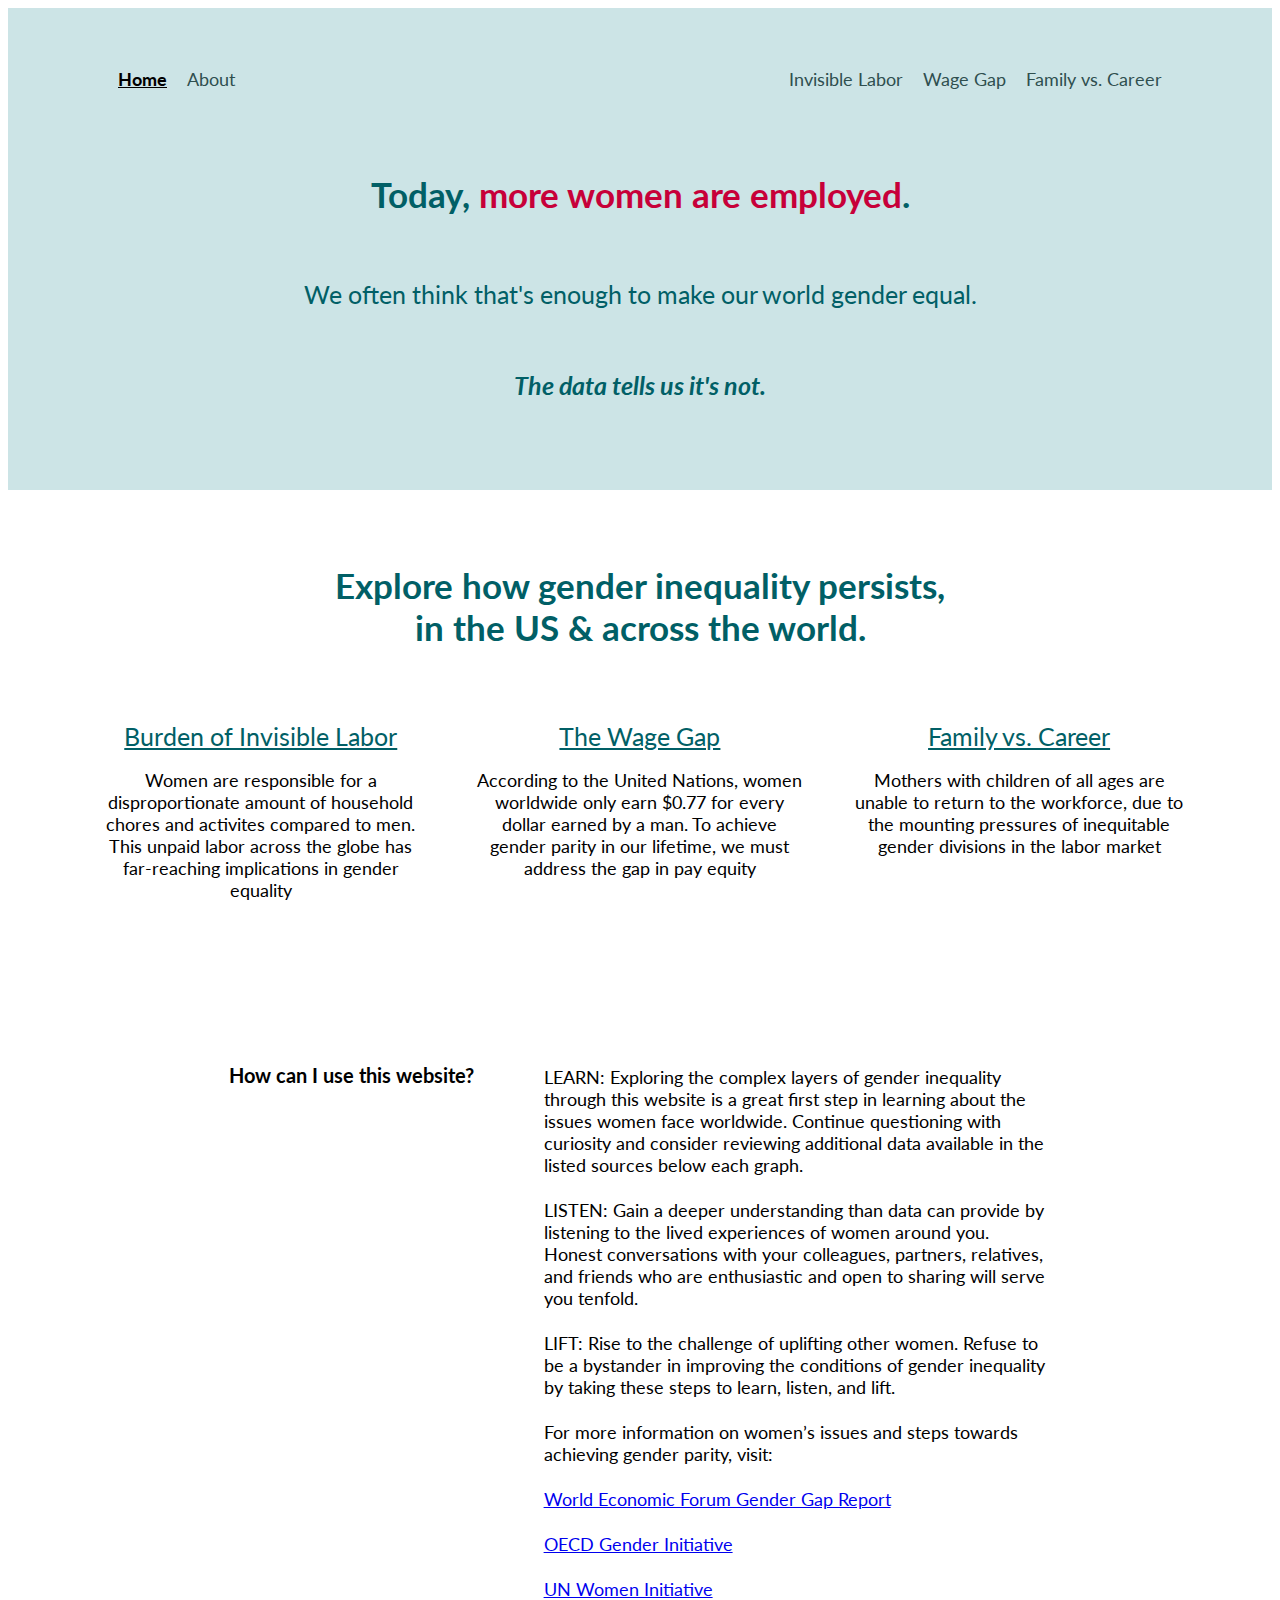
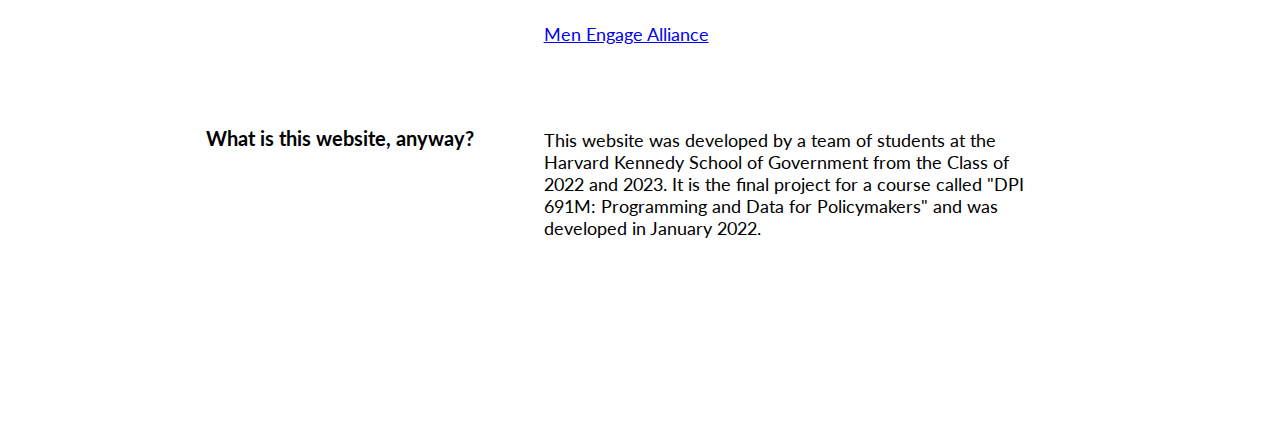
<file: index.html>
<!DOCTYPE html>
<html>
<head>
    <link href="styles/style.css" rel="stylesheet">
    <link href="https://fonts.googleapis.com/css2?family=Adamina&family=Lato:wght@400&display=swap" rel="stylesheet">
    <meta name="viewport" content="width=device-width, initial-scale=1">
    <title>Gender Equity for Policy</title>
</head>

<body>
    <div class="header-section">
        <div class="topnav">
            <div class="topnav-left">
                <a class="active" href="index.html">Home</a>
                <a href="about.html">About</a>
            </div>

            <div class="topnav-right">
                <a href="working-mothers.html">Family vs. Career</a>
                <a href="wage-gap.html">Wage Gap</a>
                <a href="unpaid-labor-burden.html">Invisible Labor</a>                
            </div>        
        </div>

        <div class = "header-text">
            <h1 class = "header-text1">Today, <span></span>.</h1>
            <h2 class = "header-text2">We often think that's enough to make our world gender equal.</h2>
            <h2 class = "header-text3">The data tells us it's not.</h2>
        </div>
    </div>

    <h1 id="topics-headline">Explore how gender inequality persists, <br>in the US & across the world.</h1>

    <div class="topics-section">
        <div class="topics-column">
            <a href="hh-distribution.html">Burden of Invisible Labor</a>
            <p>Women are responsible for a disproportionate amount of household chores and activites compared to men. This unpaid labor across the globe has far-reaching implications in gender equality</p>
        </div>
        <div class="topics-column">
            <a href="wage-gap.html">The Wage Gap</a>
            <p>According to the United Nations, women worldwide only earn $0.77 for every dollar earned by a man. To achieve gender parity in our lifetime, we must address the gap in pay equity</p>
        </div>
        <div class="topics-column">
            <a href="working-mothers.html">Family vs. Career</a>
            <p>Mothers with children of all ages are unable to return to the workforce, due to the mounting pressures of inequitable gender divisions in the labor market </p>
        </div>
    </div>

    <div class="how-section">
        <div class='how-column'>
            <h3>How can I use this website?</h3>
        </div>
        <div class='how-column'>
            <p>LEARN: Exploring the complex layers of gender inequality through this website is a great first step in learning about the issues women face worldwide. Continue questioning with curiosity and consider reviewing additional data available in the listed sources below each graph.</p> 

            <p>LISTEN: Gain a deeper understanding than data can provide by listening to the lived experiences of women around you. Honest conversations with your colleagues, partners, relatives, and friends who are enthusiastic and open to sharing will serve you tenfold.</p> 

            <p>LIFT: Rise to the challenge of uplifting other women. Refuse to be a bystander in improving the conditions of gender inequality by taking these steps to learn, listen, and lift.</p> 

            <p>For more information on women’s issues and steps towards achieving gender parity, visit:
                <p> <a href="https://www.weforum.org/reports/global-gender-gap-report-2021">World Economic Forum Gender Gap Report</a> </p>
                <p> <a href="https://www.oecd.org/gender/">OECD Gender Initiative</a> </p>
                <p> <a href="https://www.unwomen.org/en">UN Women Initiative</a> </p>
                <p> <a href="http://menengage.org/">Men Engage Alliance</a> </p>
                           </p>
        </div>
    </div>

    <div class="project-section">
        <div class='project-column'>
            <h3>What is this website, anyway?</h3>
        </div>
        <div class='project-column'>
            <p>This website was developed by a team of students at the Harvard Kennedy School of Government from the Class of 2022 and 2023. It is the final project for a course called "DPI 691M: Programming and Data for Policymakers" and was developed in January 2022. 
            </p>
        </div>
    </div>
</body>
</html>
</file>
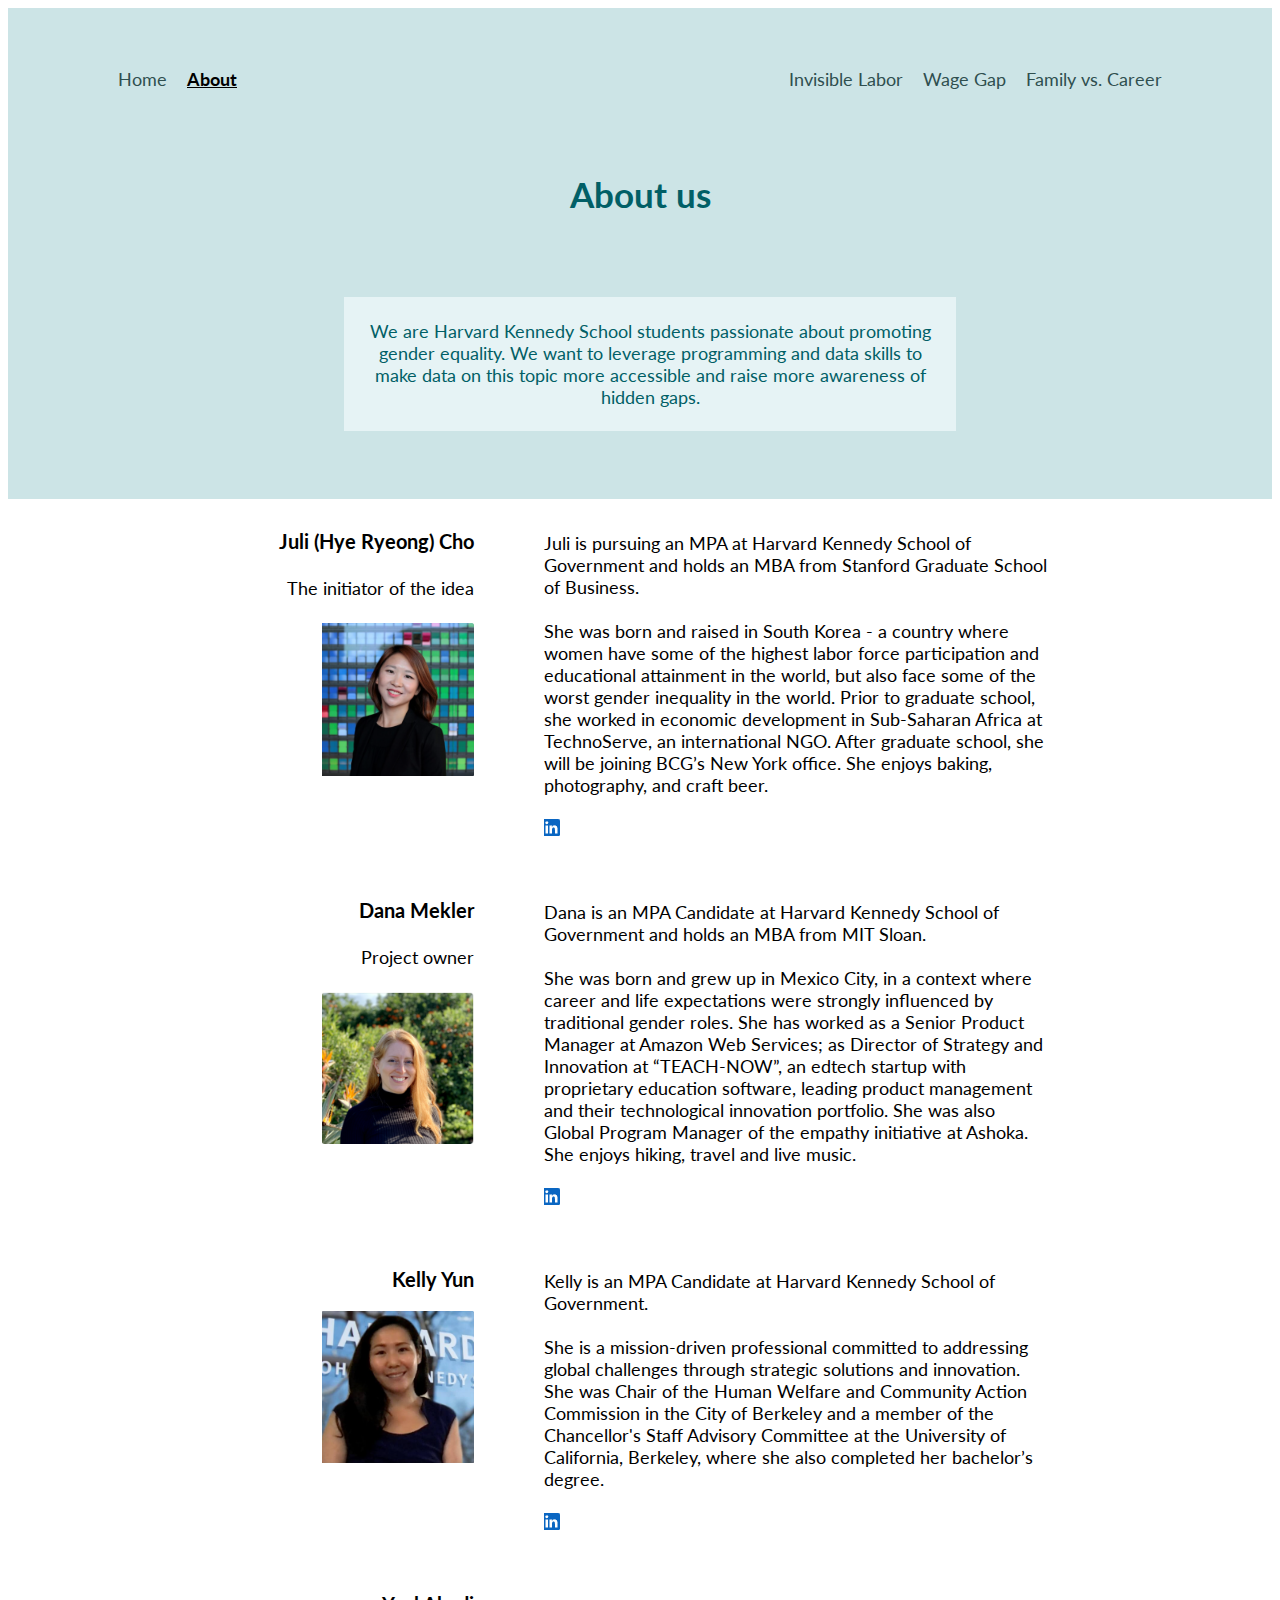
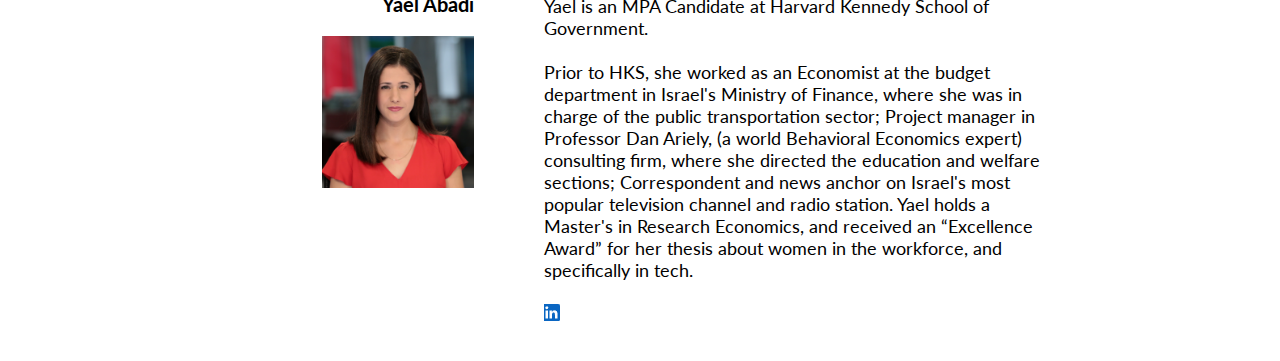
<file: about.html>
<!DOCTYPE html>
<html>

<head>
	<link href="styles/style.css" rel="stylesheet">
    <link href="https://fonts.googleapis.com/css2?family=Adamina&family=Lato:wght@400&display=swap" rel="stylesheet">
    <meta name="viewport" content="width=device-width, initial-scale=1">
    <title>Gender Equity for Policy</title>
</head>

<body>
    <div class="header-section">
        <div class="topnav">
            <div class="topnav-left">
                <a href="index.html">Home</a>
                <a class="active" href="about.html">About</a>
            </div>

            <div class="topnav-right">
                <a href="working-mothers.html">Family vs. Career</a>
                <a href="wage-gap.html">Wage Gap</a>
                <a href="unpaid-labor-burden.html">Invisible Labor</a>          
            </div>        
        </div>

        <div class = "header-text">
        	<h1 class = "header-text1">About us</h1>
        	<div class="header-description">
        		<div class="header-description-text">
        			<p>We are Harvard Kennedy School students passionate about promoting gender equality. We want to leverage programming and data skills to make data on this topic more accessible and raise more awareness of hidden gaps. </p>
        		</div>
        	</div>
        </div>
    </div>

    <!-- team members -->
    <div class="how-section"> <!-- reusing how-section columns style-wise -->
        <div class='how-column'>
            <h3>Juli (Hye Ryeong) Cho</h3>
            <h4>The initiator of the idea </h4>
            <img id="headshot" src="images/Juli.png" alt="Juli Cho.">
        </div>

        <div class='how-column'>
        	<p> Juli is pursuing an MPA at Harvard Kennedy School of Government and holds an MBA from Stanford Graduate School of Business. <br><br> She was born and raised in South Korea - a country where women have some of the highest labor force participation and educational attainment in the world, but also face some of the worst gender inequality in the world. Prior to graduate school, she worked in economic development in Sub-Saharan Africa at TechnoServe, an international NGO. After graduate school, she will be joining BCG’s New York office. She enjoys baking, photography, and craft beer.<br> <br>
        	<a href="https://www.linkedin.com/in/juli-h-cho/"><img src="images/linkedin.png" alt="LinkedIn"></a></p>
        </div>
    </div>	

    <div class="how-section"> <!-- reusing how-section columns style-wise -->
        <div class='how-column'>
            <h3>Dana Mekler</h3>
            <h4>Project owner</h4>
            <img id="headshot" src="images/Dana.png" alt="Dana Mekler.">
        </div>

        <div class='how-column'>
        	<p> Dana is an MPA Candidate at Harvard Kennedy School of Government and holds an MBA from MIT Sloan.<br> <br>    She was born and grew up in Mexico City, in a context where career and life expectations were strongly influenced by traditional gender roles. She has worked as a Senior Product Manager at Amazon Web Services; as Director of Strategy and Innovation at “TEACH-NOW”, an edtech startup with proprietary education software, leading product management and their technological innovation portfolio. She was also Global Program Manager of the empathy initiative at Ashoka. She enjoys hiking, travel and live music.<br><br>  <a href="https://www.linkedin.com/in/dana-mekler-00960a51/"><img src="images/linkedin.png" alt="LinkedIn"></a> </p>
        </div>
    </div>


    <div class="how-section"> <!-- reusing how-section columns style-wise -->
        <div class='how-column'>
            <h3>Kelly Yun</h3>
            <img id="headshot" src="images/Kelly.png" alt="Kelly Yun.">
        </div>

        <div class='how-column'>
        	<p> Kelly is an MPA Candidate at Harvard Kennedy School of Government. <br><br> She is a mission-driven professional committed to addressing global challenges through strategic solutions and innovation. She was Chair of the Human Welfare and Community Action Commission in the City of Berkeley and a member of the Chancellor's Staff Advisory Committee at the University of California, Berkeley, where she also completed her bachelor’s degree.<br> <br> <a href="https://www.linkedin.com/in/kellyyun88/"><img src="images/linkedin.png" alt="LinkedIn"></a></p>
        </div>
    </div>

    <div class="how-section"> <!-- reusing how-section columns style-wise -->
        <div class='how-column'>
            <h3>Yael Abadi</h3>
            <img id="headshot" src="images/Yael.png" alt="Yael Abadi.">
        </div>

        <div class='how-column'>
        	<p> Yael is an MPA Candidate at Harvard Kennedy School of Government. <br><br> Prior to HKS, she worked as an Economist at the budget department in Israel's Ministry of Finance, where she was in charge of the public transportation sector; Project manager in Professor Dan Ariely, (a world Behavioral Economics expert) consulting firm, where she directed the education and welfare sections; Correspondent and news anchor on Israel's most popular television channel and radio station. Yael holds a Master's in Research Economics, and received an “Excellence Award” for her thesis about women in the workforce, and specifically in tech. <br><br> <a href="https://www.linkedin.com/in/yael-abadi-786aa588/"><img src="images/linkedin.png" alt="LinkedIn"></a> </p>
        </div>
    </div>

</body>
</html>
</file>
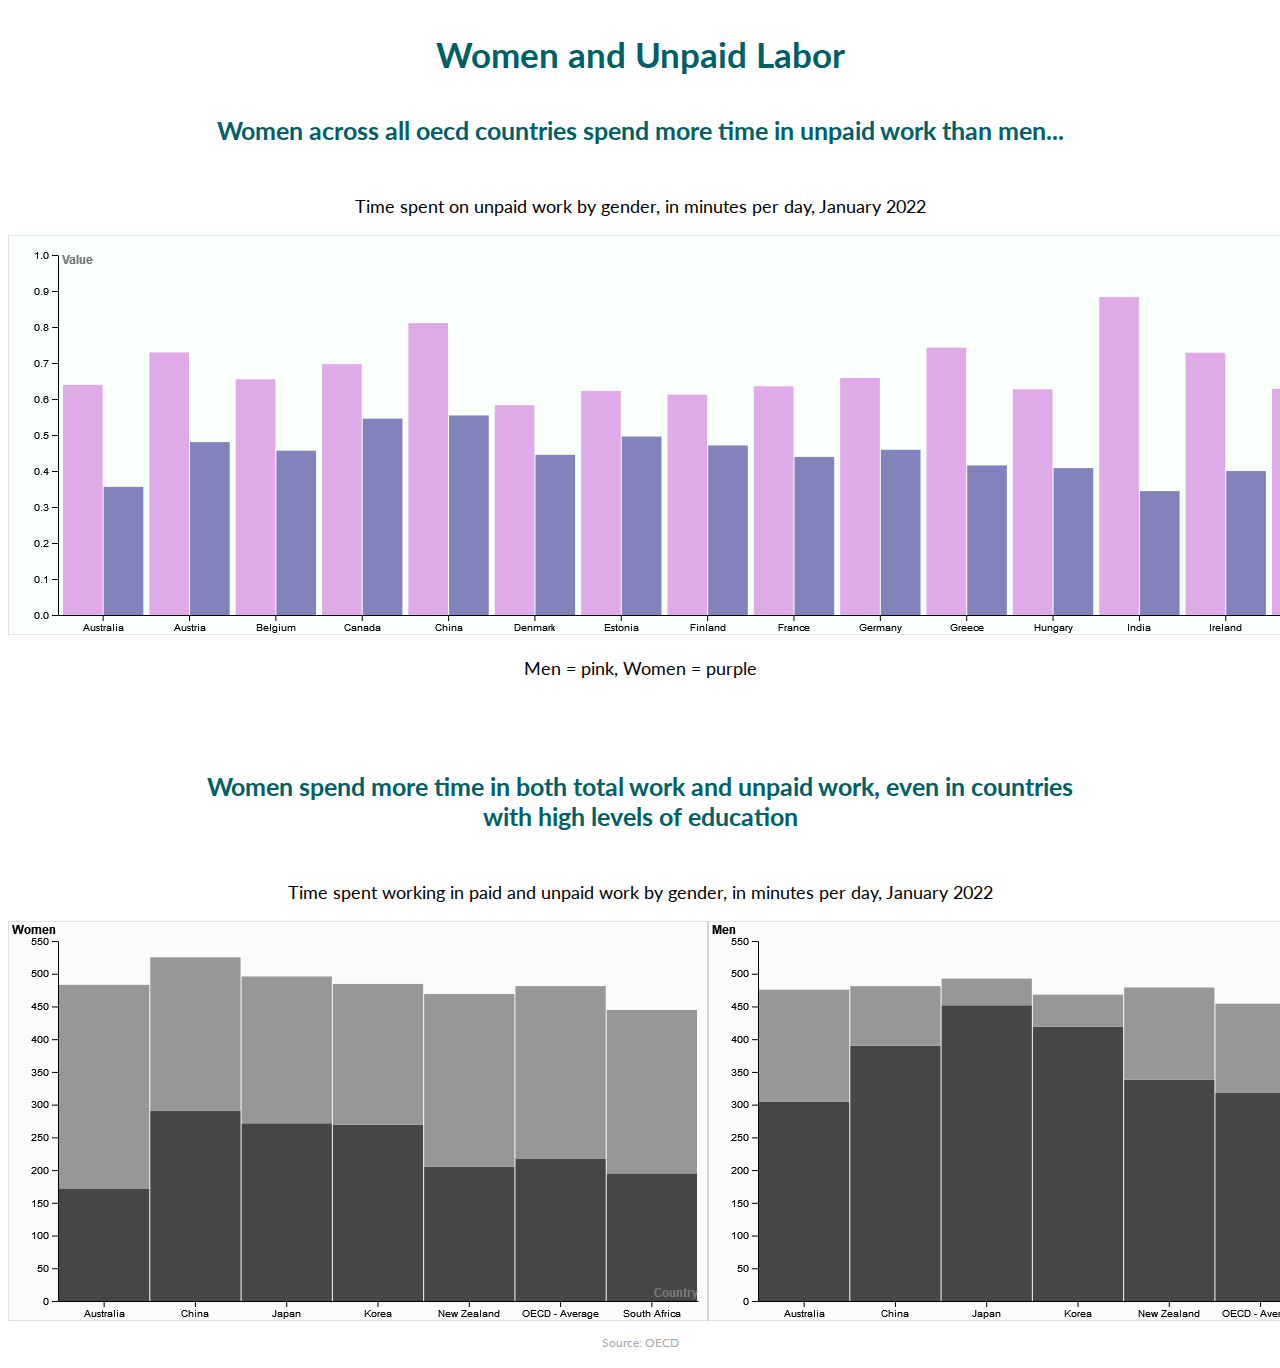
<file: distribution_viz.html>
<!DOCTYPE html>
<html>

<head>
	<meta charset="utf-8">
	<link href="styles/style.css" rel="stylesheet">
	<link href="https://fonts.googleapis.com/css2?family=Lato:wght@300&display=swap" rel="stylesheet">
	<title>Gender Equity for Policy</title>
</head>

<body>
	<!--header-->
	<h1>Women and Unpaid Labor</h1>

	<!--first chart-->
 
	<p class="takeaway">Women Across all OECD Countries Spend More Time in Unpaid Work than Men...</p>
	<p class="chartexplain">Time spent on unpaid work by gender, in minutes per day, January 2022</p>
	<img src="images/hh_global_1.png" alt="Global comparison of unpaid work by gender">
	<p class="legend">Men = pink, Women = purple</p>
	
	<br>
	<br>

	<!--second chart-->
	<p class="takeaway">Women spend more time in both total work and unpaid work, even in countries with high levels of education</p>
	<p class="chartexplain">Time spent working in paid and unpaid work by gender, in minutes per day, January 2022</p>
	<img src="images/hh_global_2.png" alt="Selected countries with time in paid and unpaid work">


	<!--sources and notes-->
	<p class="source">Source: OECD</p>
	</p>
	
</body>
</html>
</file>
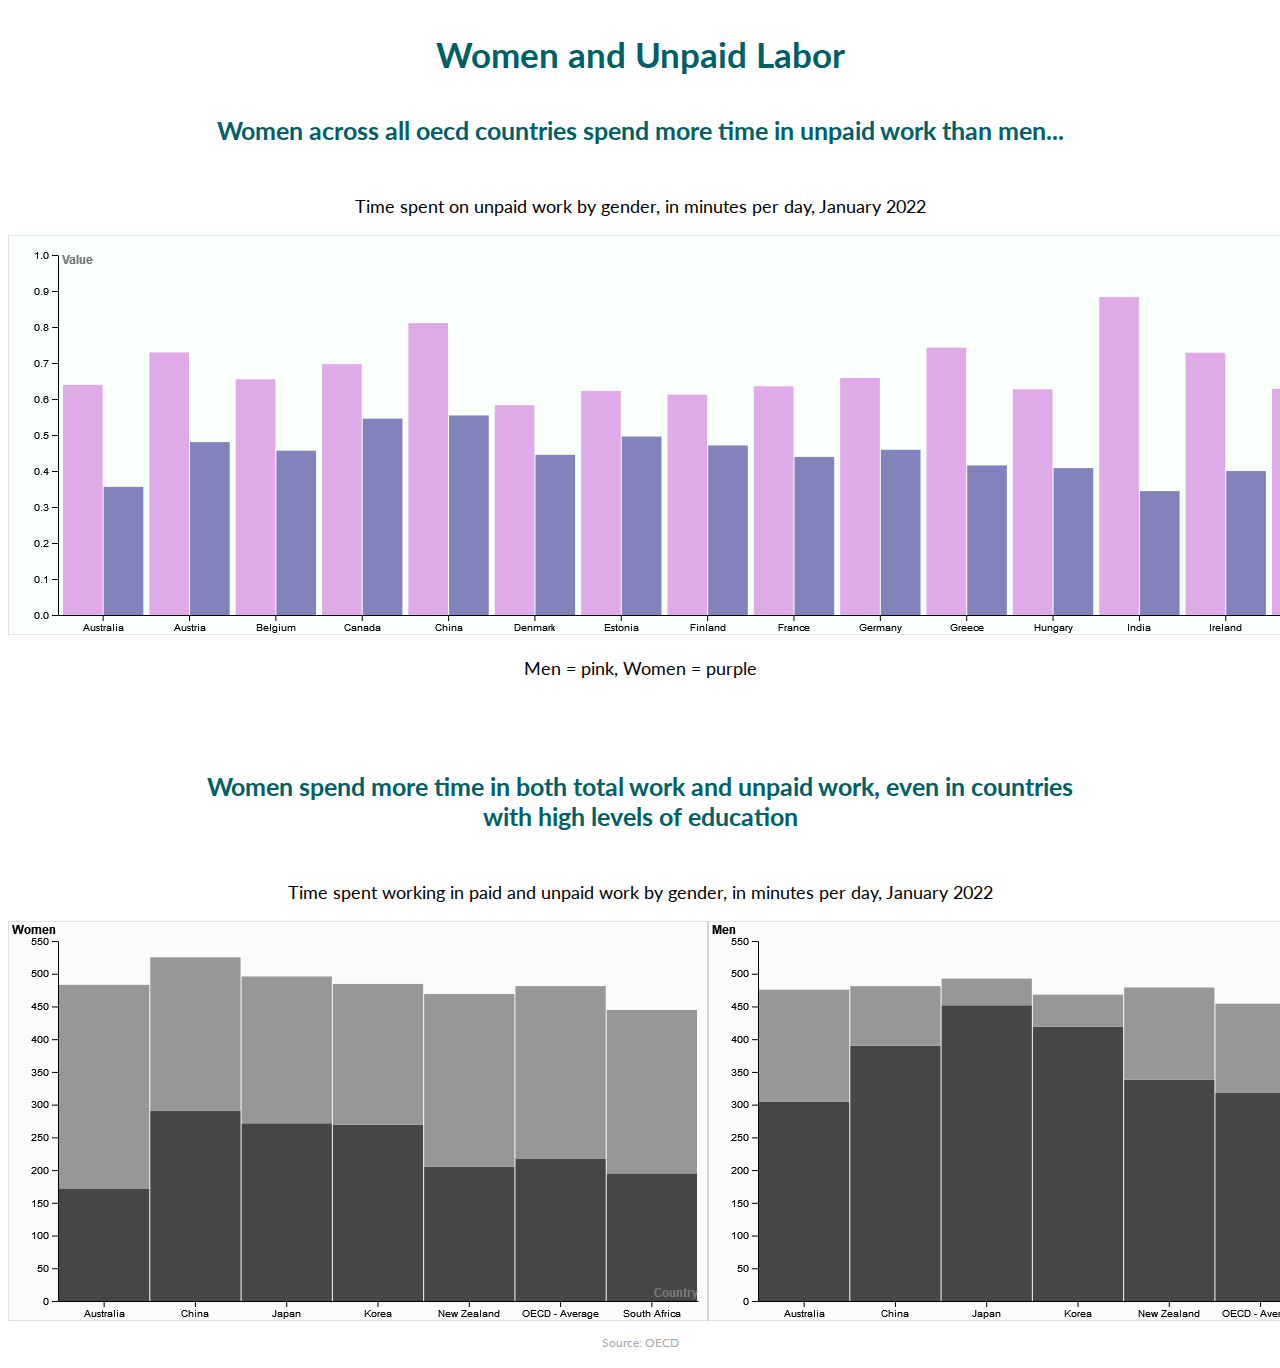
<file: hh-distribution.html>
<!DOCTYPE html>
<html>

<head>
	<meta charset="utf-8">
	<link href="styles/style.css" rel="stylesheet">
	<link href="https://fonts.googleapis.com/css2?family=Lato:wght@300&display=swap" rel="stylesheet">
	<title>Gender Equity for Policy</title>
</head>

<body>
	<!--header-->
	<h1>Women and Unpaid Labor</h1>

	<!--first chart-->
 
	<p class="takeaway">Women Across all OECD Countries Spend More Time in Unpaid Work than Men...</p>
	<p class="chartexplain">Time spent on unpaid work by gender, in minutes per day, January 2022</p>
	<img src="images/hh-global-1.png" alt="Global comparison of unpaid work by gender">
	<p class="legend">Men = pink, Women = purple</p>
	
	<br>
	<br>

	<!--second chart-->
	<p class="takeaway">Women spend more time in both total work and unpaid work, even in countries with high levels of education</p>
	<p class="chartexplain">Time spent working in paid and unpaid work by gender, in minutes per day, January 2022</p>
	<img src="images/hh-global-2.png" alt="Selected countries with time in paid and unpaid work">


	<!--sources and notes-->
	<p class="source">Source: OECD</p>
	</p>
	
</body>
</html>
</file>
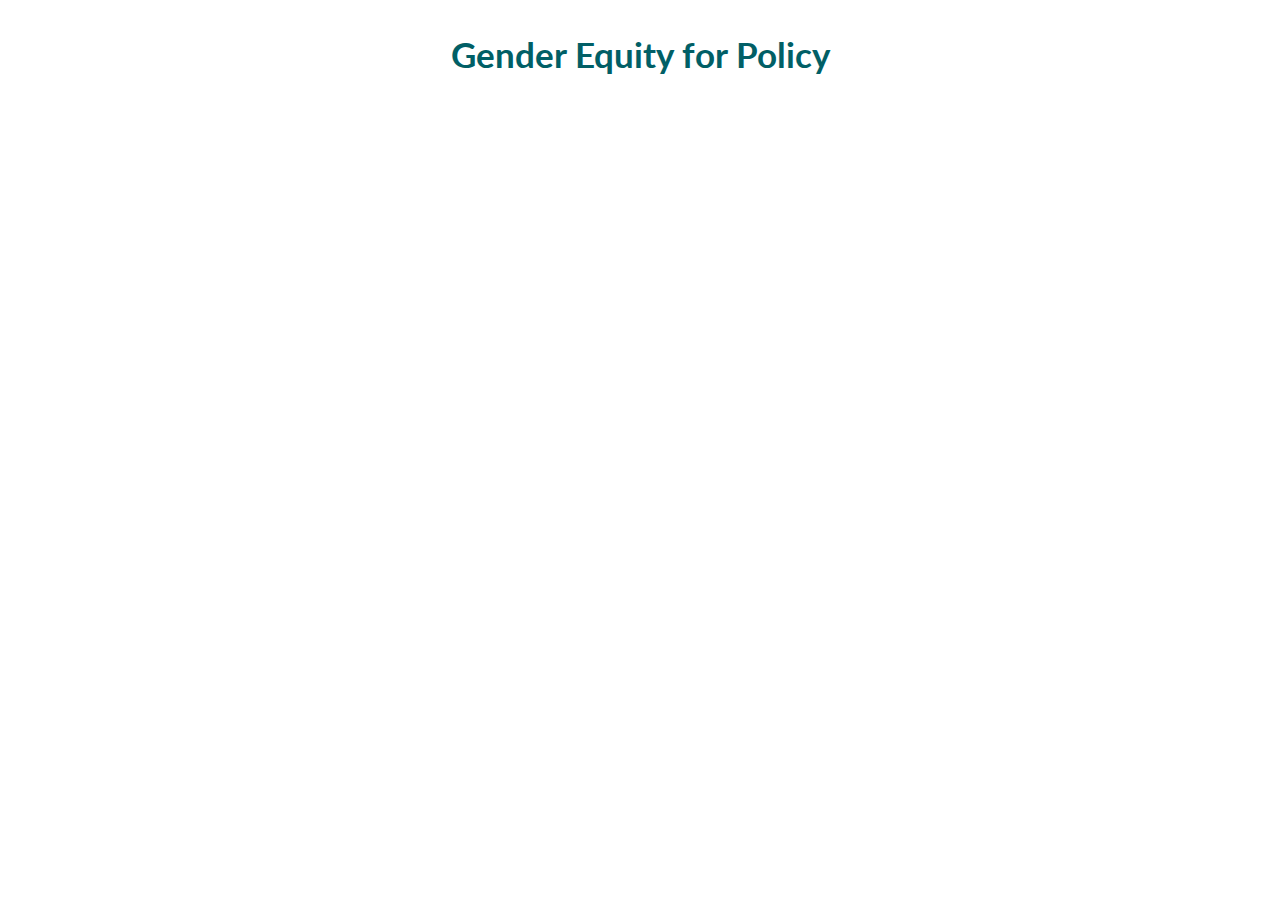
<file: test.html>
<!DOCTYPE html>
<html>
<head>
    <link href="styles/style.css" rel="stylesheet">
    <link href="https://fonts.googleapis.com/css2?family=Lato" rel="stylesheet">
    <title>Gender Equity for Policy</title>
</head>

<body>
    <h1>Gender Equity for Policy</h1>
  <!-- link js -->
  <script src="//d3js.org/d3.v3.min.js"></script>
  <script src="scripts/chart.js"></script>

</body>
</html>
</file>
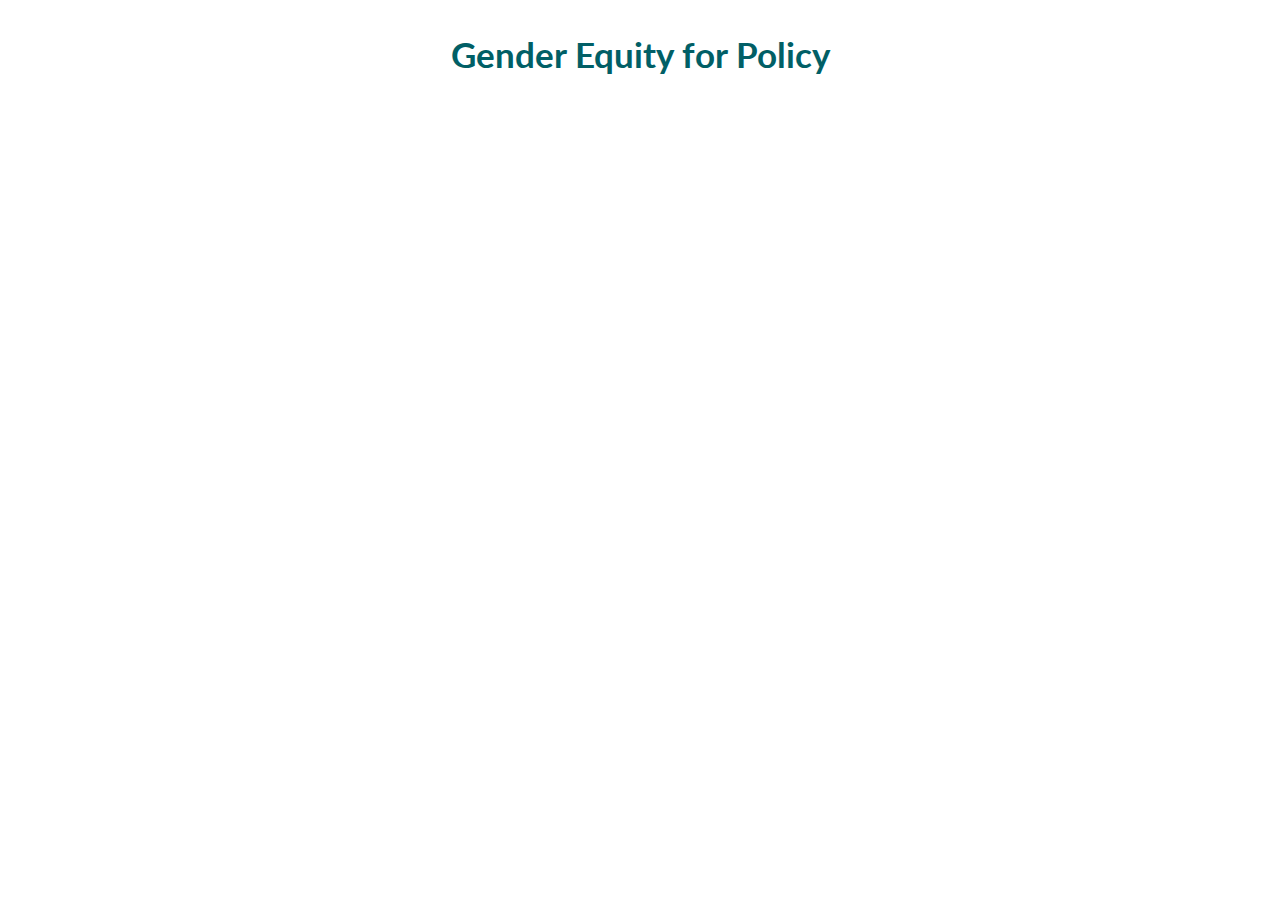
<file: test2.html>
<!DOCTYPE html>
<html>
<head>
    <link href="styles/style.css" rel="stylesheet">
    <link href="https://fonts.googleapis.com/css2?family=Lato" rel="stylesheet">
    <title>Gender Equity for Policy</title>
</head>

<body>
    <h1>Gender Equity for Policy</h1>
  <!-- link js -->
  <!--<script src="//d3js.org/d3.v3.min.js"></script> -->
  <svg width="960" height="500"></svg>
  <script src="//d3js.org/d3.v4.min.js"></script>
  <script src="scripts/chart2.js"></script>

</body>
</html>
</file>
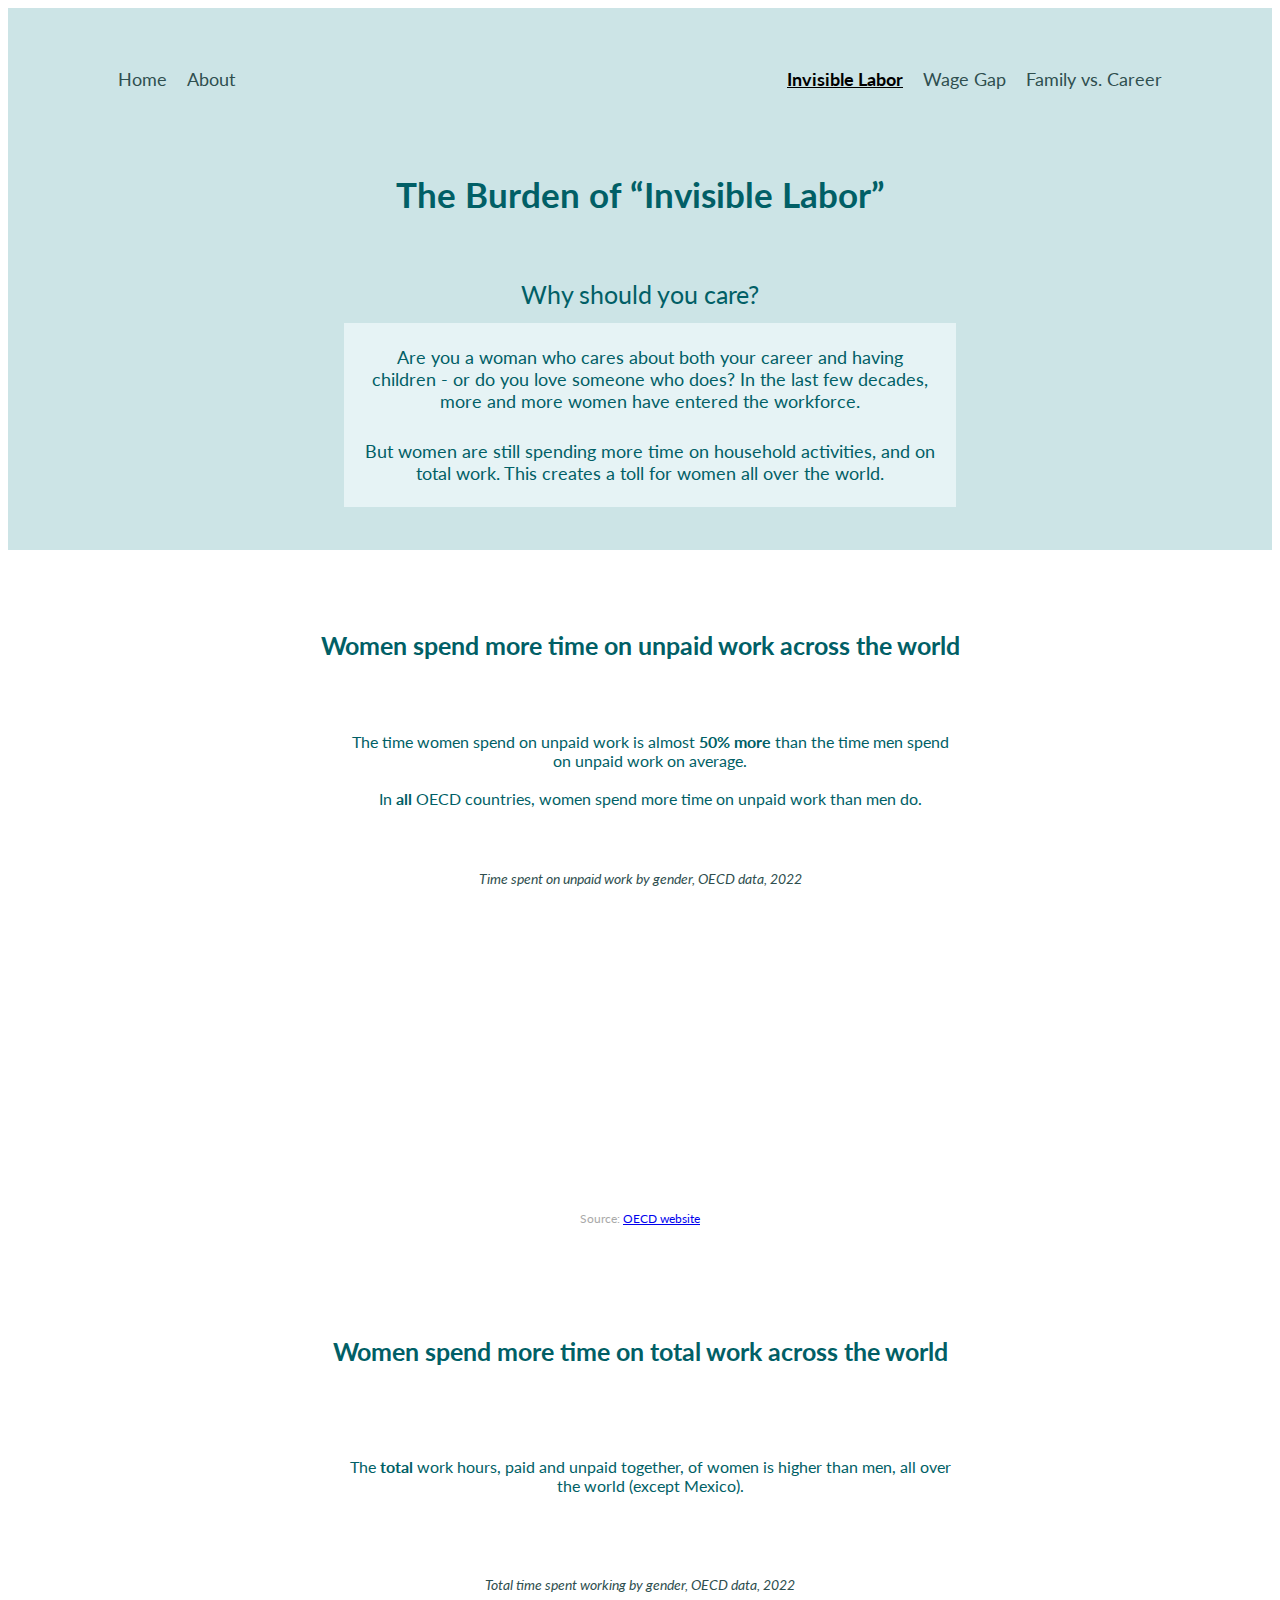
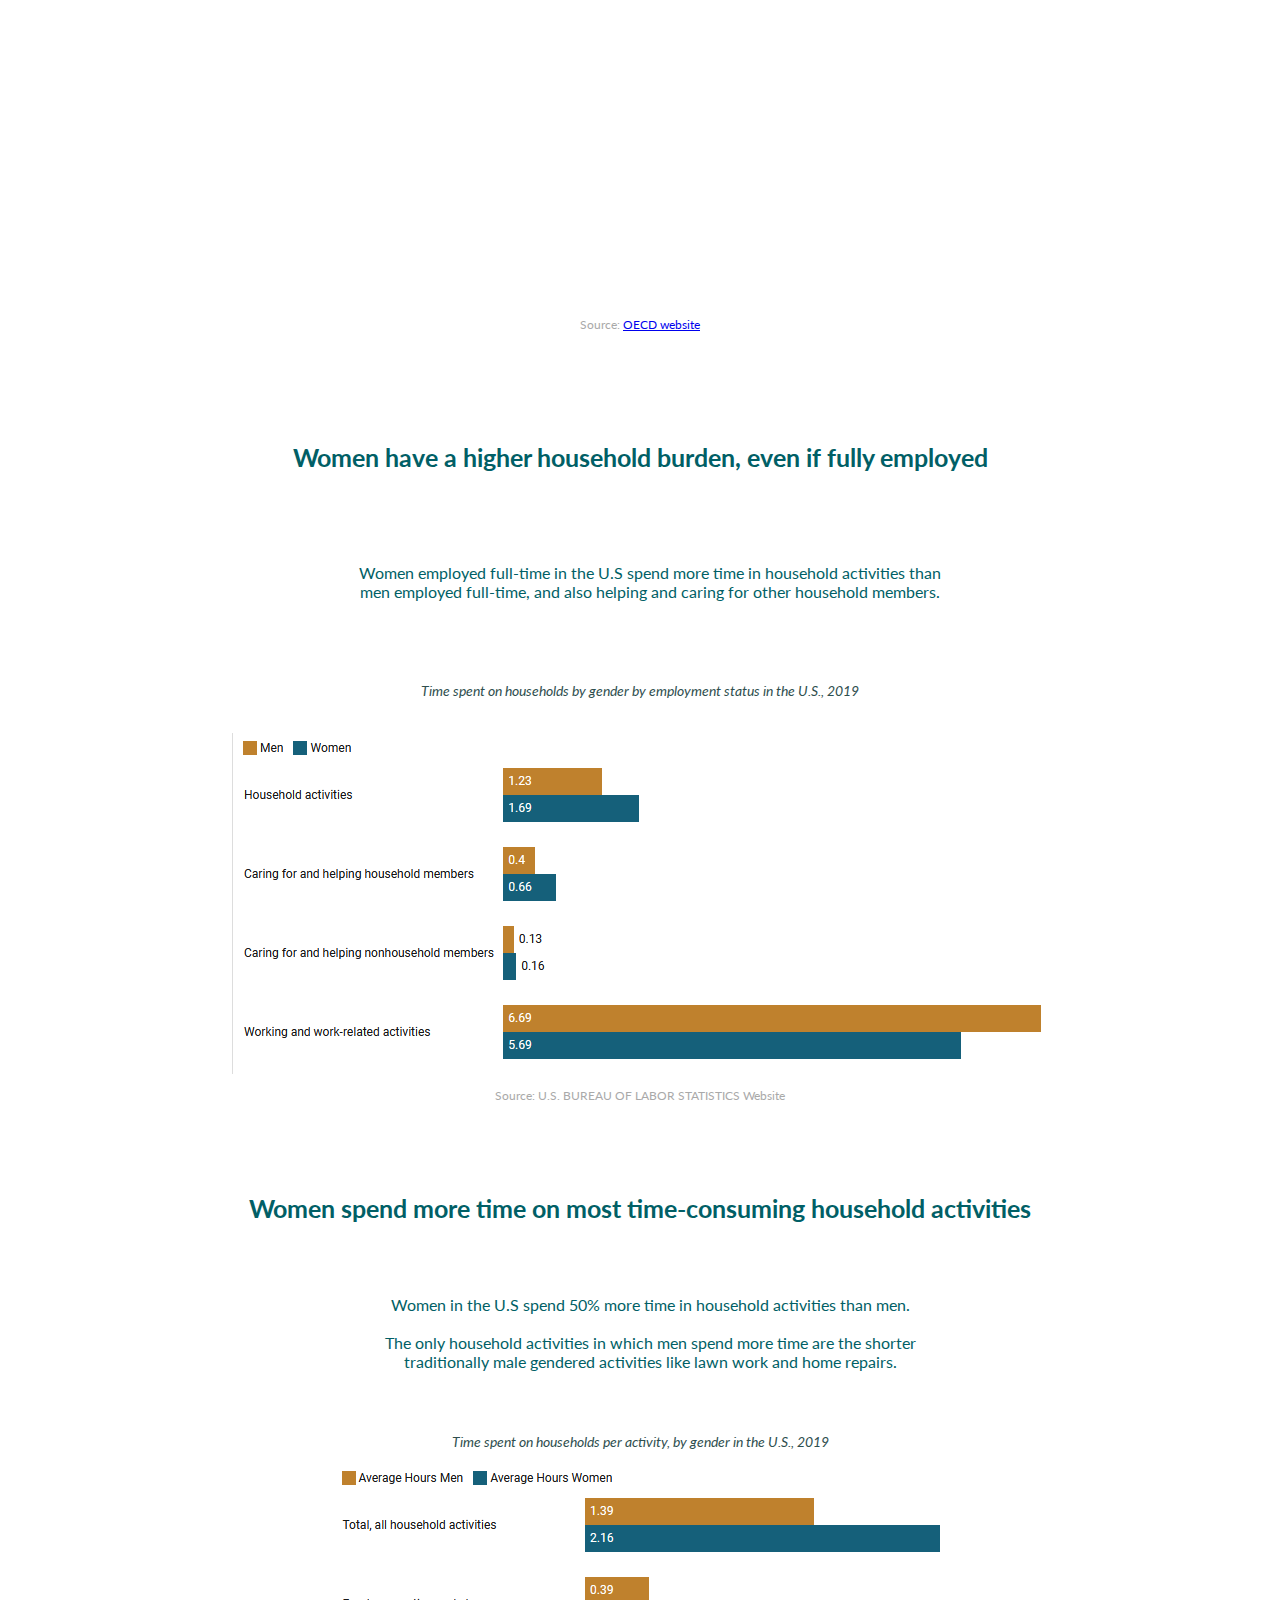
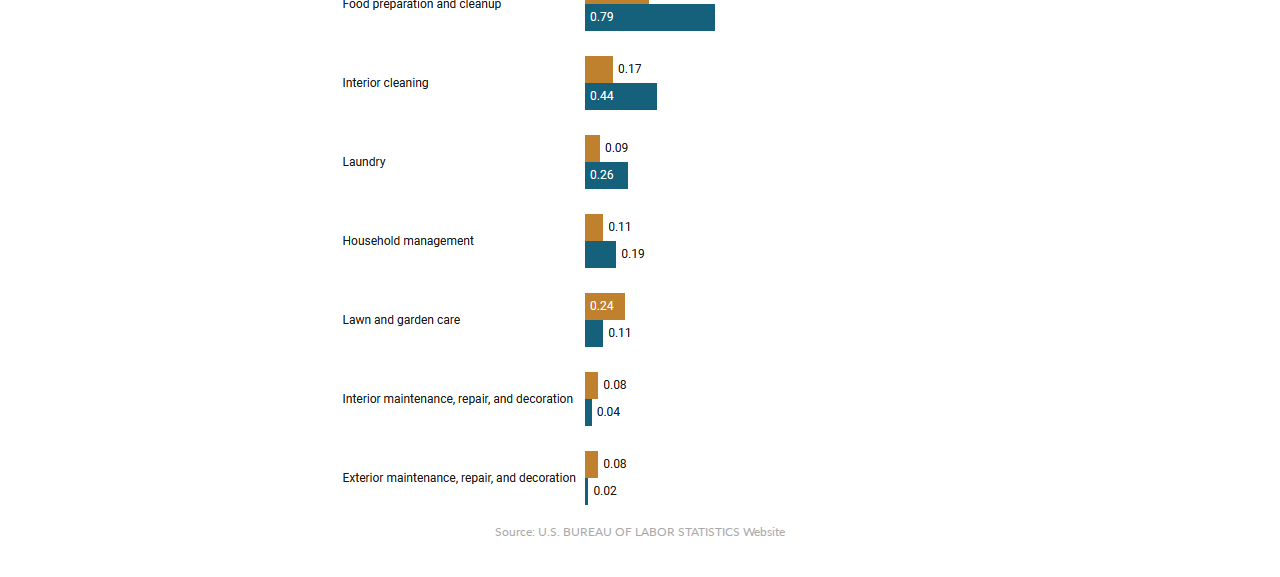
<file: unpaid-labor-burden.html>
<!DOCTYPE html>
<html>

<head>
  <link href="styles/style.css" rel="stylesheet">
    <link href="https://fonts.googleapis.com/css2?family=Adamina&family=Lato:wght@400&display=swap" rel="stylesheet">
    <meta name="viewport" content="width=device-width, initial-scale=1">
    <title>Unpaid Labor</title>
</head>

<body>
    <div class="header-section">
        <div class="topnav">
            <div class="topnav-left">
                <a href="index.html">Home</a>
                <a href="about.html">About</a>
            </div>

            <div class="topnav-right">
                <a href="working-mothers.html">Family vs. Career</a>
                <a href="wage-gap.html">Wage Gap</a>
                <a class="active" href="unpaid-labor-burden.html">Invisible Labor</a>          
            </div>        
        </div>

        <div class = "header-text">
          <h1 class = "header-text1">The Burden of “Invisible Labor”</h1>
          <h2 class = "header-text2">Why should you care?</h2>
          <div class="header-description">
            <div class="header-description-text">
              <p>Are you a woman who cares about both your career and having children - or do you love someone who does? In the last few decades, more and more women have entered the workforce. 
              </p>
              <p>But women are still spending more time on household activities, and on total work. This creates a toll for women all over the world.
               </p>
            </div>
          </div>
        </div>
    </div>



<!--first chart-->
  <div class="takeaway-container">
    <p class="takeaway">
      Women spend more time on unpaid work across the world
    </p>
    
    <div class="chart-description-container">
      <div class="chart-description">
        <p>The time women spend on unpaid work is almost <strong>50% more</strong> than the time men spend on unpaid work on average. <br> <br>
          In <strong>all</strong> OECD countries, women spend more time on unpaid work than men do.
        </p>
      </div>
    </div>
        
    <p class="chart-explain">Time spent on unpaid work by gender, OECD data, 2022</p>
    
    <div class="d3-container">
      <svg class="chart" id="unpaid-labor" width="500" height="300"></svg>
    </div>

    <p class="source">Source: <a href="https://stats.oecd.org/index.aspx?queryid=54757">OECD website</a> </p>
  </div>
  
<!--second chart-->
  <div class="takeaway-container">
    <p class="takeaway">
      Women Spend More Time on Total Work Across the World
    </p>
    
    <div class="chart-description-container">
      <div class="chart-description">
        <p>The <strong>total</strong> work hours, paid and unpaid together, of women is higher than men, all over the world (except Mexico).
        </p>
      </div>
    </div>

        
    <p class="chart-explain">Total time spent working by gender, OECD data, 2022</p>
    
    <div class="d3-container">
      <svg class="chart" id="total-labor" width="500" height="300"></svg>
    </div>
    
    <p class="source">Source: <a href="https://stats.oecd.org/index.aspx?queryid=54757/">OECD website</a> </p>
  </div>

<!--third chart-->
  <div class="takeaway-container">
    <p class="takeaway">
      Women Have a Higher Household Burden, Even If Fully Employed
    </p>
    
    <div class="chart-description-container">
      <div class="chart-description">
        <p>Women employed full-time in the U.S spend more time in household activities than men employed full-time, and also helping and caring for other household members.
        </p>
      </div>
    </div>

        
    <p class="chart-explain">Time spent on households by gender by employment status in the U.S., 2019
    </p>
    
    </div>
    <img src="images/usabls-d3-viz-hhemployed.png" alt="Chart 3">
    <p class="source">Source: U.S. BUREAU OF LABOR STATISTICS Website</a> </p>
  </div>


<!--fourth chart-->
  <div class="takeaway-container">
    <p class="takeaway">
      Women Spend More Time On Most Time-Consuming Household Activities 
    </p>
    
    <div class="chart-description-container">
      <div class="chart-description">
        <p>Women in the U.S spend 50% more time in household activities than men. <br><br>
          The only household activities in which men spend more time are the shorter traditionally male gendered activities like lawn work and home repairs.
        </p>
      </div>
    </div>

    <p class="chart-explain">Time spent on households per activity, by gender in the U.S., 2019</p>
     <img src="images/usabls-d3-viz-hhtime.png" alt="Chart 4">
    
    <p class="source">Source: U.S. BUREAU OF LABOR STATISTICS Website</a> </p>
  </div>

  <!-- link to js and script files -->
<script src="//d3js.org/d3.v4.min.js"></script>
<script src="scripts/oecd-d3-viz-unpaid.js"></script>
<script src="scripts/oecd-d3-viz-total.js"></script>

</body>
</html>
</file>
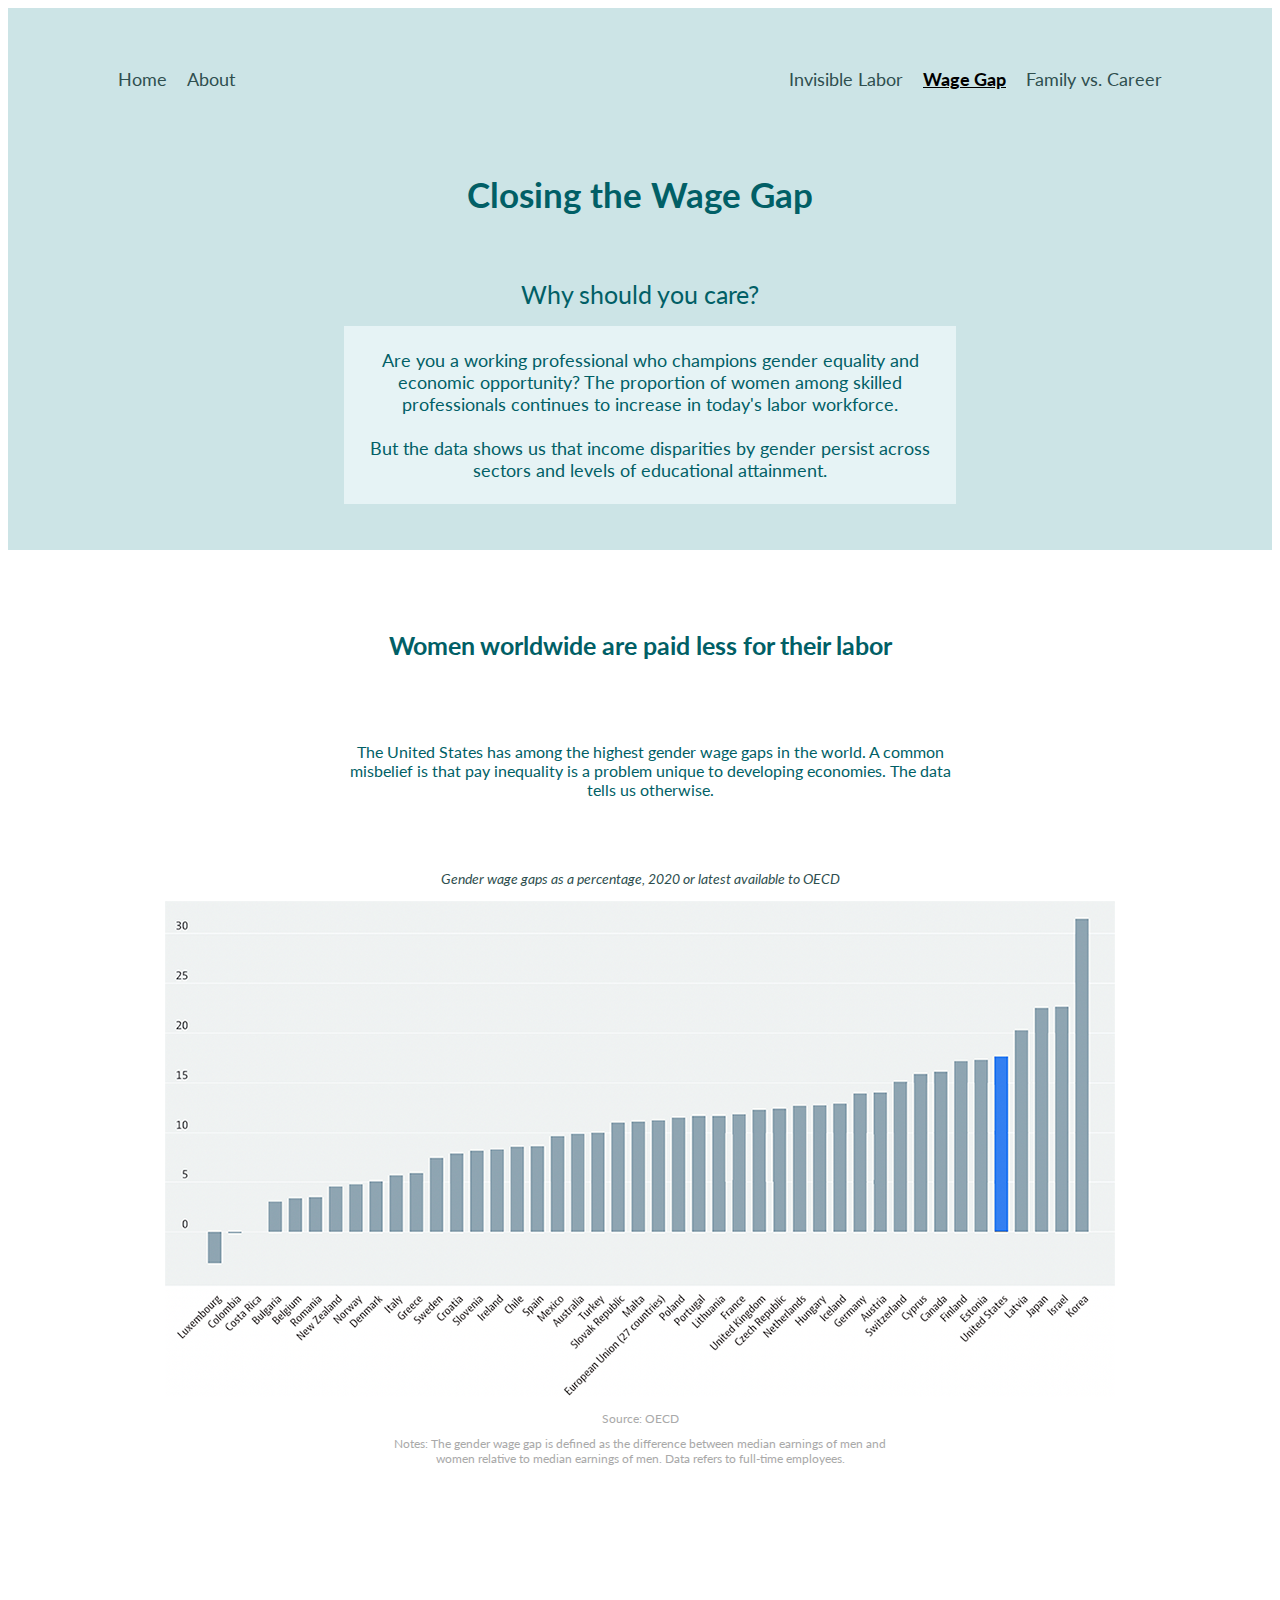
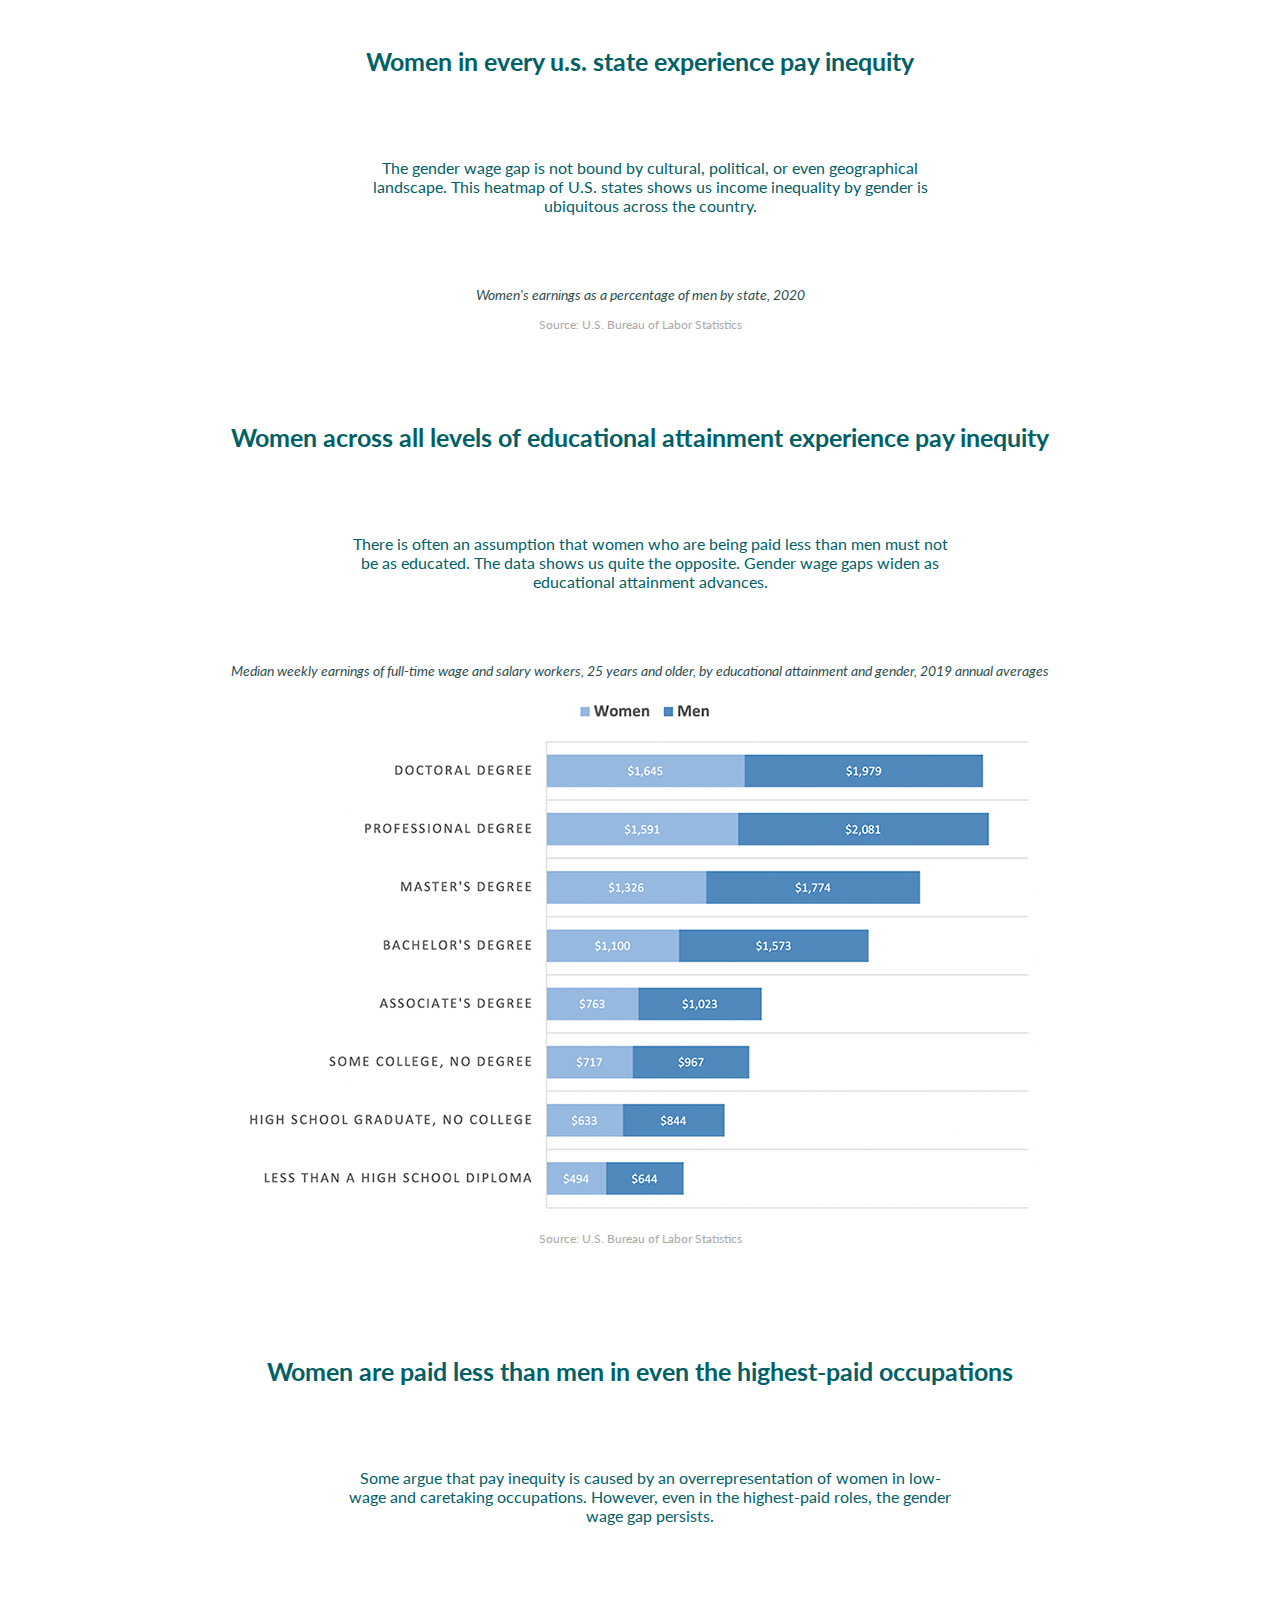
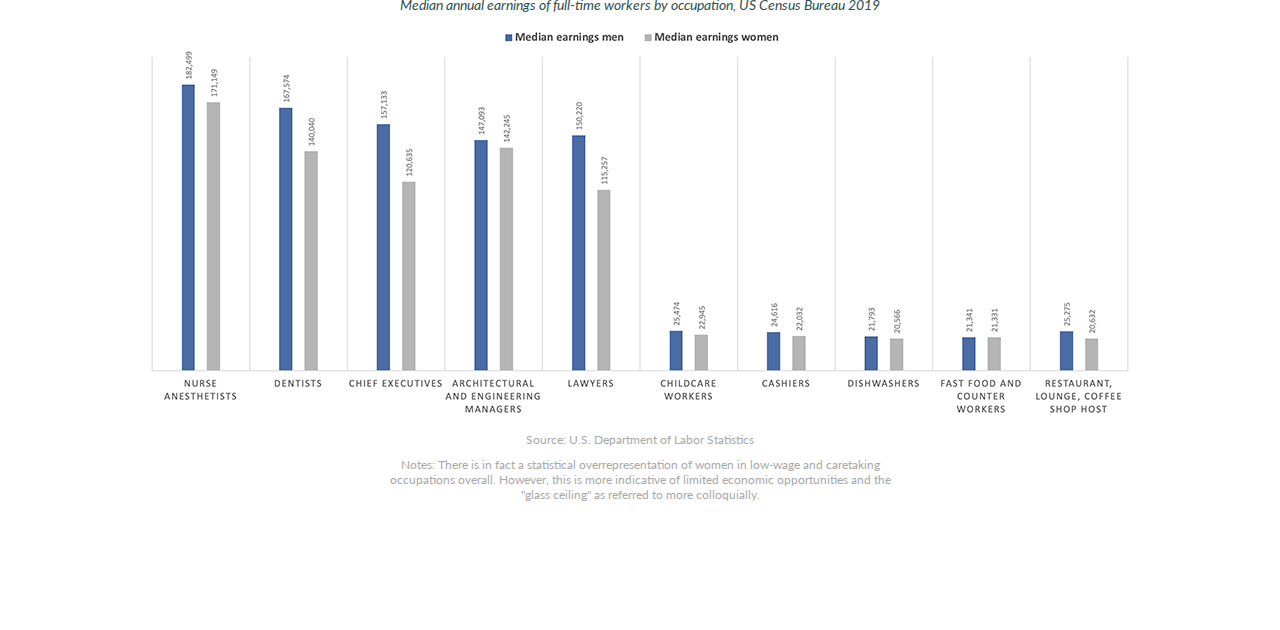
<file: wage-gap.html>
<!DOCTYPE html>
<html>

<head>
	<link href="styles/style.css" rel="stylesheet">
    <link href="https://fonts.googleapis.com/css2?family=Adamina&family=Lato:wght@400&display=swap" rel="stylesheet">
    <meta name="viewport" content="width=device-width, initial-scale=1">
    <title>Gender Equity for Policy</title>
</head>

<body>
    <div class="header-section">
        <div class="topnav">
            <div class="topnav-left">
                <a href="index.html">Home</a>
                <a href="about.html">About</a>
            </div>

            <div class="topnav-right">
                <a href="working-mothers.html">Family vs. Career</a>
                <a class="active" href="wage-gap.html">Wage Gap</a>
                <a href="unpaid-labor-burden.html">Invisible Labor</a>          
            </div>        
        </div>

        <div class = "header-text">
        	<h1 class = "header-text1">Closing the Wage Gap</h1>
        	<h2 class = "header-text2">Why should you care?</h2>
        	<div class="header-description">
        		<div class="header-description-text">
        			<p>Are you a working professional who champions gender equality and economic opportunity? The proportion of women among skilled professionals continues to increase in today's labor workforce.<br><br>But the data shows us that income disparities by gender persist across sectors and levels of educational attainment.</p>
        		</div>
        	</div>
        </div>
    </div>

	<!--first chart-->
	<div class="takeaway-container">
		<p class="takeaway">
			Women worldwide are paid less for their labor
		</p>
		
		<div class="chart-description-container">
			<div class="chart-description">
				<p>The United States has among the highest gender wage gaps in the world. A common misbelief is that pay inequality is a problem unique to developing economies. The data tells us otherwise.</p>
			</div>
		</div>
				
		<p class="chart-explain">Gender wage gaps as a percentage, 2020 or latest available to OECD</p>

		<div class="d3-container">
			<img src="images/wage-1-oecd.png" alt="How the U.S. gender wage gap compares to other countries">
		</div>
		
		<p class="source">Source: OECD</p>

		<p class="notes">Notes: The gender wage gap is defined as the difference between median earnings of men and women relative to median earnings of men. Data refers to full-time employees.
		</p>
	</div>

	<!--second chart-->
	<div class="takeaway-container">
		<p class="takeaway">
			Women in every U.S. state experience pay inequity
		</p>
		
		<div class="chart-description-container">
			<div class="chart-description">
				<p>The gender wage gap is not bound by cultural, political, or even geographical landscape. This heatmap of U.S. states shows us income inequality by gender is ubiquitous across the country.</p>
			</div>
		</div>

				
		<p class="chart-explain">Women's earnings as a percentage of men by state, 2020</p>
		
		 <!-- container for wage vis -->
		<div class="d3-container">
	 		<div id="wage-vis"></div>
			<p class="source">Source: U.S. Bureau of Labor Statistics</p>
	</div>
	<!--third chart-->
	<div class="takeaway-container">
		<p class="takeaway">
			Women across all levels of educational attainment experience pay inequity
		</p>
		
		<div class="chart-description-container">
			<div class="chart-description">
				<p>There is often an assumption that women who are being paid less than men must not be as educated. The data shows us quite the opposite. Gender wage gaps widen as educational attainment advances.</p>
			</div>
		</div>

				
		<p class="chart-explain">Median weekly earnings of full-time wage and salary workers, 25 years and older, by educational attainment and gender, 2019 annual averages</p>
		
		<div class="d3-container">
			<img src="images/wage-4-education.png" alt="Educational attainment does little to prevent gender wage gaps for educated women">
		</div>
		
		<p class="source">Source: U.S. Bureau of Labor Statistics</p>
	</div>

	<!--fourth chart-->
	<div class="takeaway-container">
		<p class="takeaway">
			Women are paid less than men in even the highest-paid occupations
		</p>
		
		<div class="chart-description-container">
			<div class="chart-description">
				<p>Some argue that pay inequity is caused by an overrepresentation of women in low-wage and caretaking occupations. However, even in the highest-paid roles, the gender wage gap persists.</p>
			</div>
		</div>

				
		<p class="chart-explain">Median annual earnings of full-time workers by occupation, US Census Bureau 2019 </p>
		
		<div class="d3-container">
			<img src="images/wage-3-occupation.png" alt="Gender wage gaps persist among both the top highest and lowest paid occupations in the United States">
		</div>
		
		<p class="source">Source: U.S. Department of Labor Statistics</p>

		<p class="notes">Notes: There is in fact a statistical overrepresentation of women in low-wage and caretaking occupations overall. However, this is more indicative of limited economic opportunities and the "glass ceiling" as referred to more colloquially.
		</p>
	</div>


	 <!-- load javascript for wage-vis -->
    <script src="//d3js.org/d3.v3.min.js"></script>
    <script src="//d3js.org/queue.v1.min.js"></script>
    <script src="scripts/wage-viz-legend.min.js"></script>
    <script src="//d3js.org/topojson.v1.min.js"></script>
    <script src="//labratrevenge.com/d3-tip/javascripts/d3.tip.v0.6.3.js"></script>
    <script src="scripts/wage-viz-java.js"></script>

	
</body>
</html>
</file>
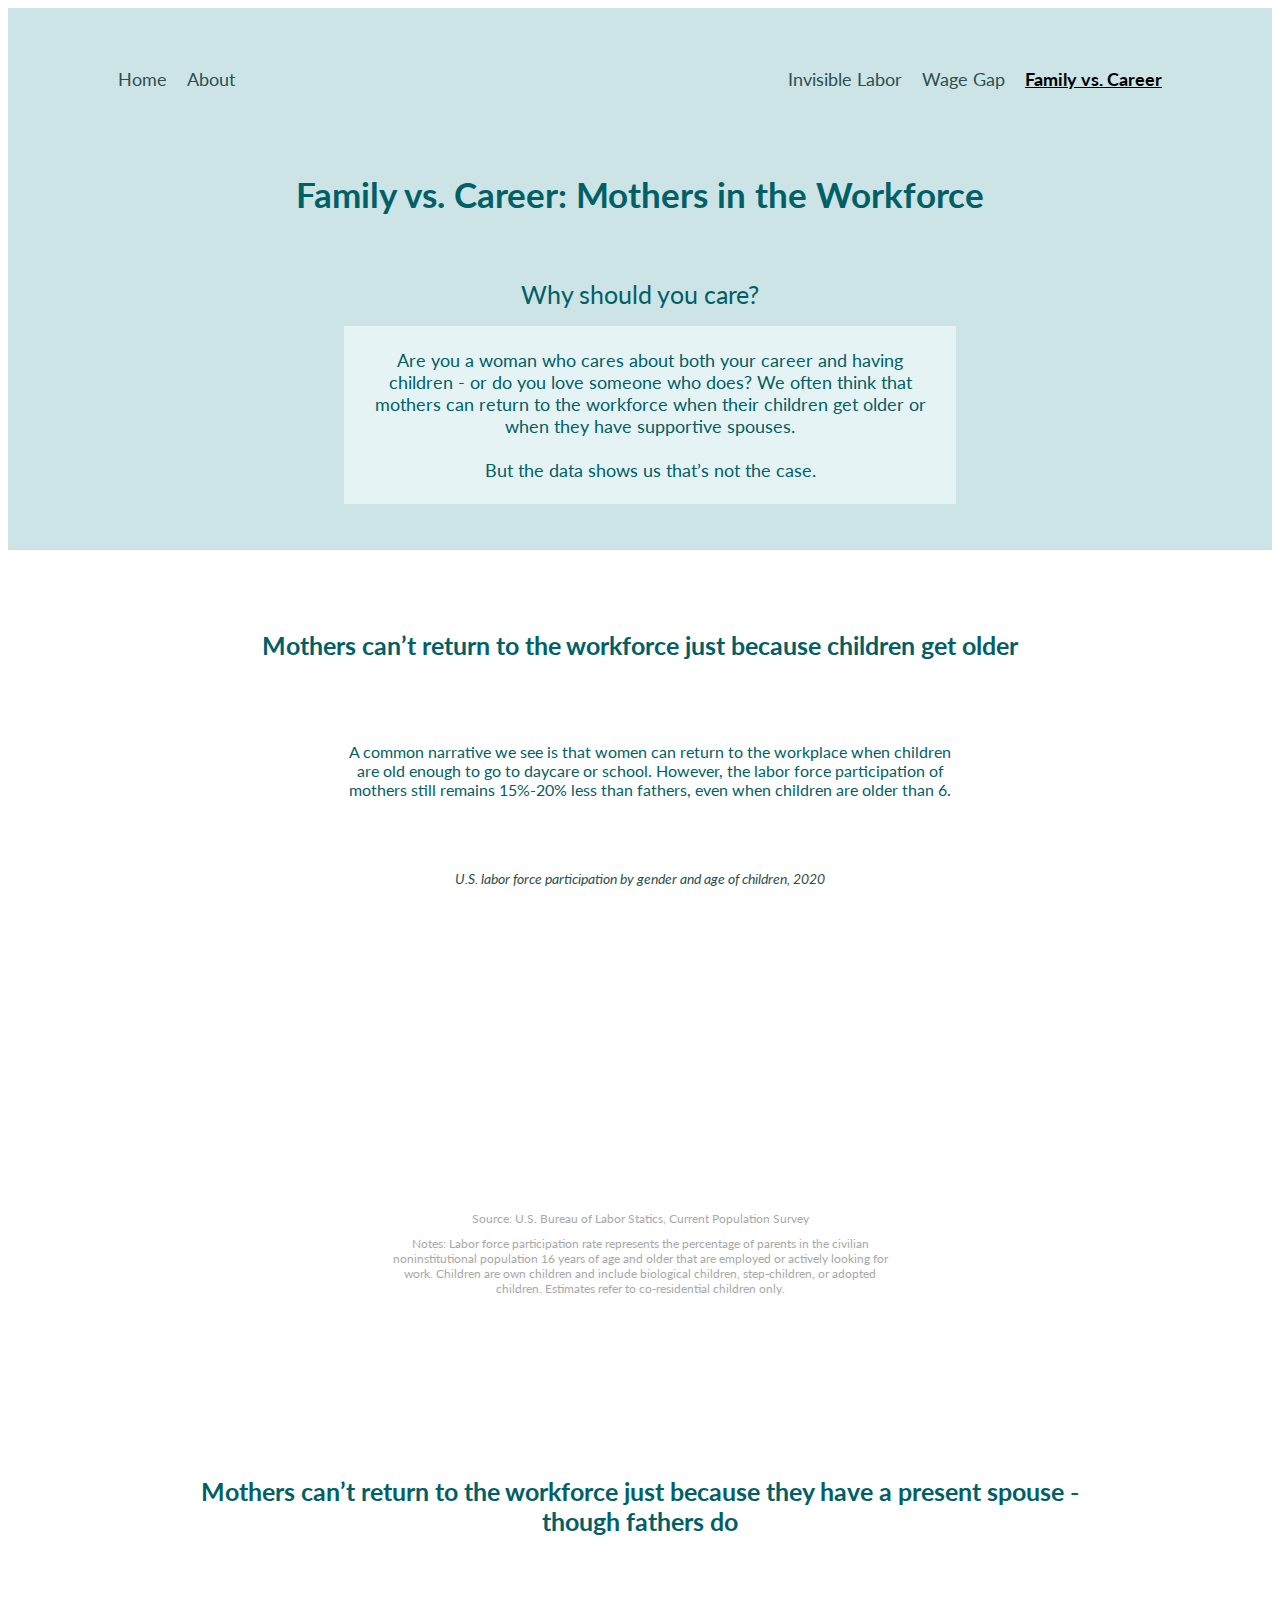
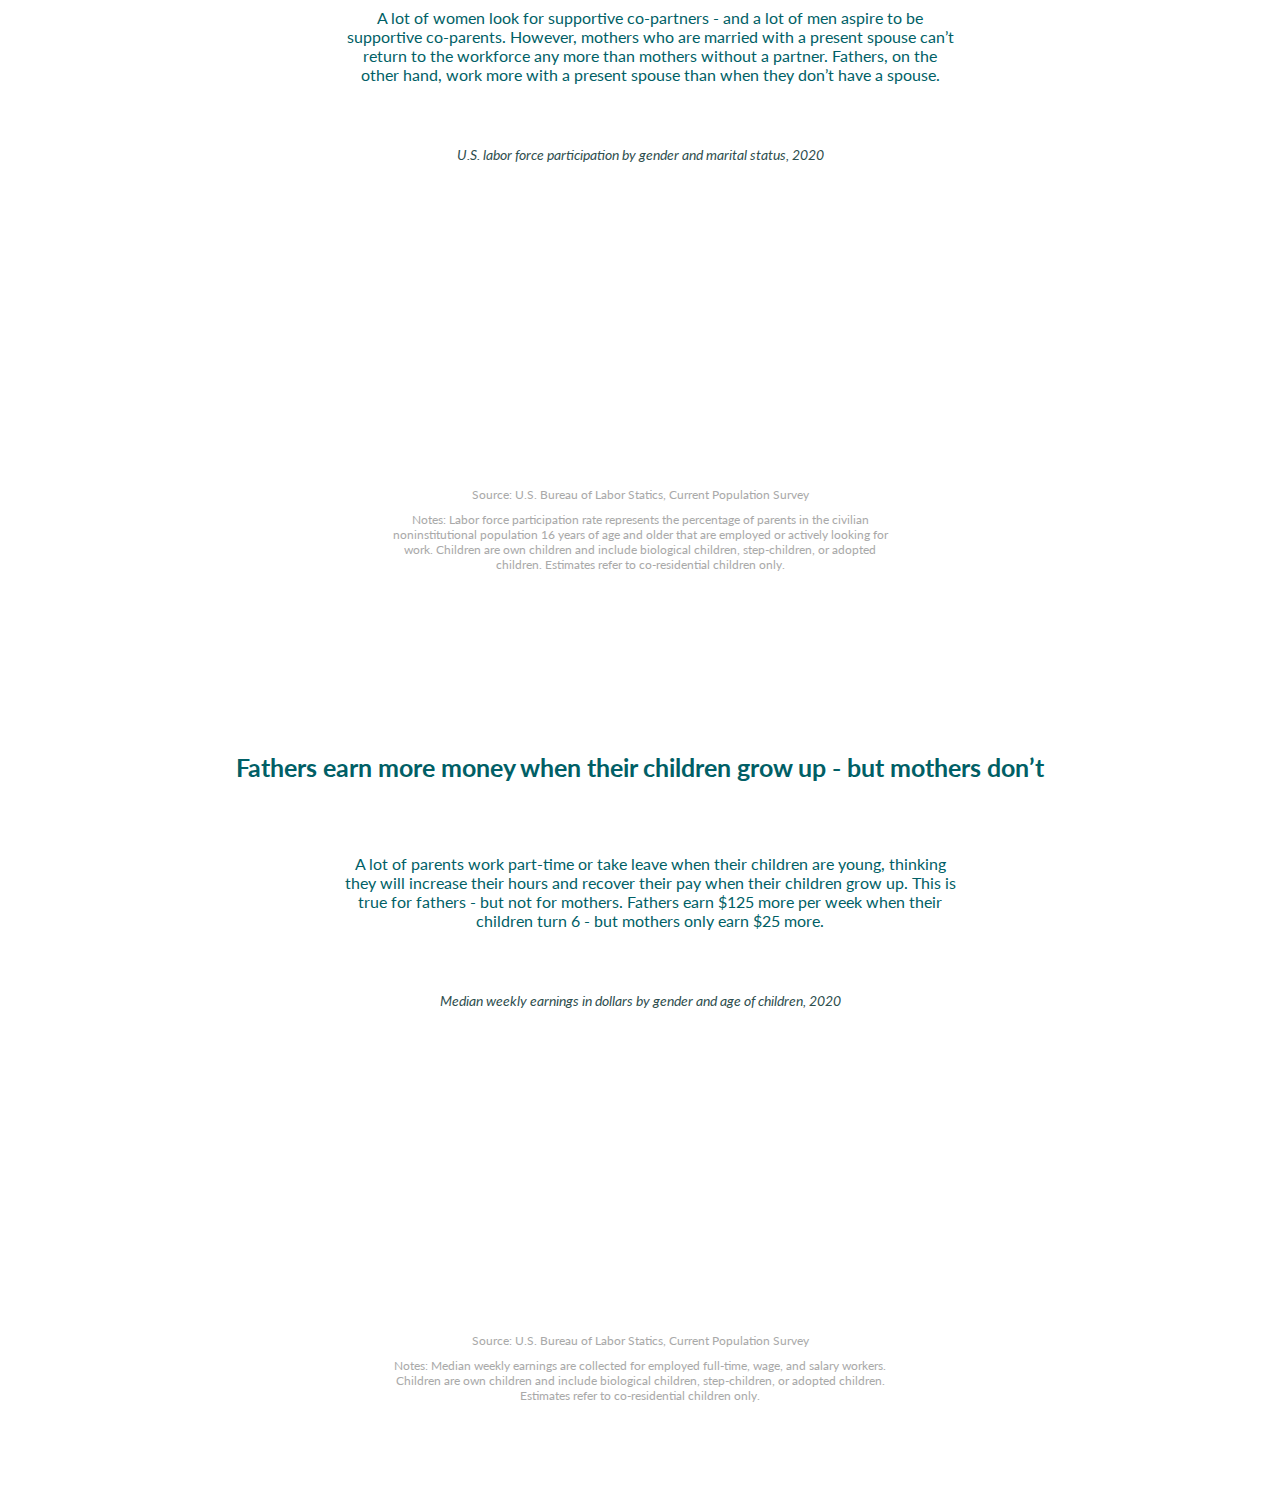
<file: working-mothers.html>
<!DOCTYPE html>
<html>

<head>
	<link href="styles/style.css" rel="stylesheet">
    <link href="https://fonts.googleapis.com/css2?family=Adamina&family=Lato:wght@400&display=swap" rel="stylesheet">
    <meta name="viewport" content="width=device-width, initial-scale=1">
    <title>Gender Equity for Policy</title>
</head>

<body>
    <div class="header-section">
        <div class="topnav">
            <div class="topnav-left">
                <a href="index.html">Home</a>
                <a href="about.html">About</a>
            </div>

            <div class="topnav-right">
                <a class="active" href="working-mothers.html">Family vs. Career</a>
                <a href="wage-gap.html">Wage Gap</a>
                <a href="unpaid-labor-burden.html">Invisible Labor</a>          
            </div>        
        </div>

        <div class = "header-text">
        	<h1 class = "header-text1">Family vs. Career: Mothers in the Workforce</h1>
        	<h2 class = "header-text2">Why should you care?</h2>
        	<div class="header-description">
        		<div class="header-description-text">
        			<p>Are you a woman who cares about both your career and having children - or do you love someone who does? We often think that mothers can return to the workforce when their children get older or when they have supportive spouses. <br><br>But the data shows us that’s not the case. </p>
        		</div>
        	</div>
        </div>
    </div>

	<!--first chart-->
	<div class="takeaway-container">
		<p class="takeaway">
			Mothers can’t return to the workforce just because children get older
		</p>
		
		<div class="chart-description-container">
			<div class="chart-description">
				<p>A common narrative we see is that women can return to the workplace when children are old enough to go to daycare or school. However, the labor force participation of mothers still remains 15%-20% less than fathers, even when children are older than 6. </p>
			</div>
		</div>

				
		<p class="chart-explain">U.S. labor force participation by gender and age of children, 2020</p>
		
		<div class="d3-container">
			<svg class="chart" id="labor-children" width="500" height="300"></svg>
		</div>
		
		<p class="source">Source: U.S. Bureau of Labor Statics, Current Population Survey</p>

		<p class="notes">Notes: Labor force participation rate represents the percentage of parents in the civilian noninstitutional population 16 years of age and older that are employed or actively looking for work. Children are own children and include biological children, step-children, or adopted children. Estimates refer to co-residential children only.
		</p>
	</div>

	<!--second chart-->
	<div class="takeaway-container">
		<p class="takeaway">
			Mothers can’t return to the workforce just because they have a present spouse - though fathers do
		</p>
		
		<div class="chart-description-container">
			<div class="chart-description">
				<p>A lot of women look for supportive co-partners - and a lot of men aspire to be supportive co-parents. However, mothers who are married with a present spouse can’t return to the workforce any more than mothers without a partner. Fathers, on the other hand, work more with a present spouse than when they don’t have a spouse. 
				</p>
			</div>
		</div>

				
		<p class="chart-explain">U.S. labor force participation by gender and marital status, 2020</p>
		
		<div class="d3-container">
			<svg class="chart" id="labor-married" width="500" height="300"></svg>
		</div>
		
		<p class="source">Source: U.S. Bureau of Labor Statics, Current Population Survey</p>

		<p class="notes">Notes: Labor force participation rate represents the percentage of parents in the civilian noninstitutional population 16 years of age and older that are employed or actively looking for work. Children are own children and include biological children, step-children, or adopted children. Estimates refer to co-residential children only.
		</p>
	</div>

	<!--third chart-->
	<div class="takeaway-container">
		<p class="takeaway">
			 Fathers earn more money when their children grow up - but mothers don’t
		</p>
		
		<div class="chart-description-container">
			<div class="chart-description">
				<p>A lot of parents work part-time or take leave when their children are young, thinking they will increase their hours and recover their pay when their children grow up. This is true for fathers - but not for mothers. Fathers earn $125 more per week when their children turn 6 - but mothers only earn $25 more. 
				</p>
			</div>
		</div>

				
		<p class="chart-explain">Median weekly earnings in dollars by gender and age of children, 2020</p>
		
		<div class="d3-container">
			<svg class="chart" id="earnings-children" width="500" height="300"></svg>
		</div>
		
		<p class="source">Source: U.S. Bureau of Labor Statics, Current Population Survey</p>

		<p class="notes">Notes: Median weekly earnings are collected for employed full-time, wage, and salary workers. Children are own children and include biological children, step-children, or adopted children. Estimates refer to co-residential children only.
		</p>
	</div>

	<!-- link to js and script files -->
	<script src="//d3js.org/d3.v4.min.js"></script>
	<script src="scripts/labor-children.js"></script>
	<script src="scripts/labor-married.js"></script>
	<script src="scripts/earnings-children.js"></script>
	
</body>
</html>
</file>
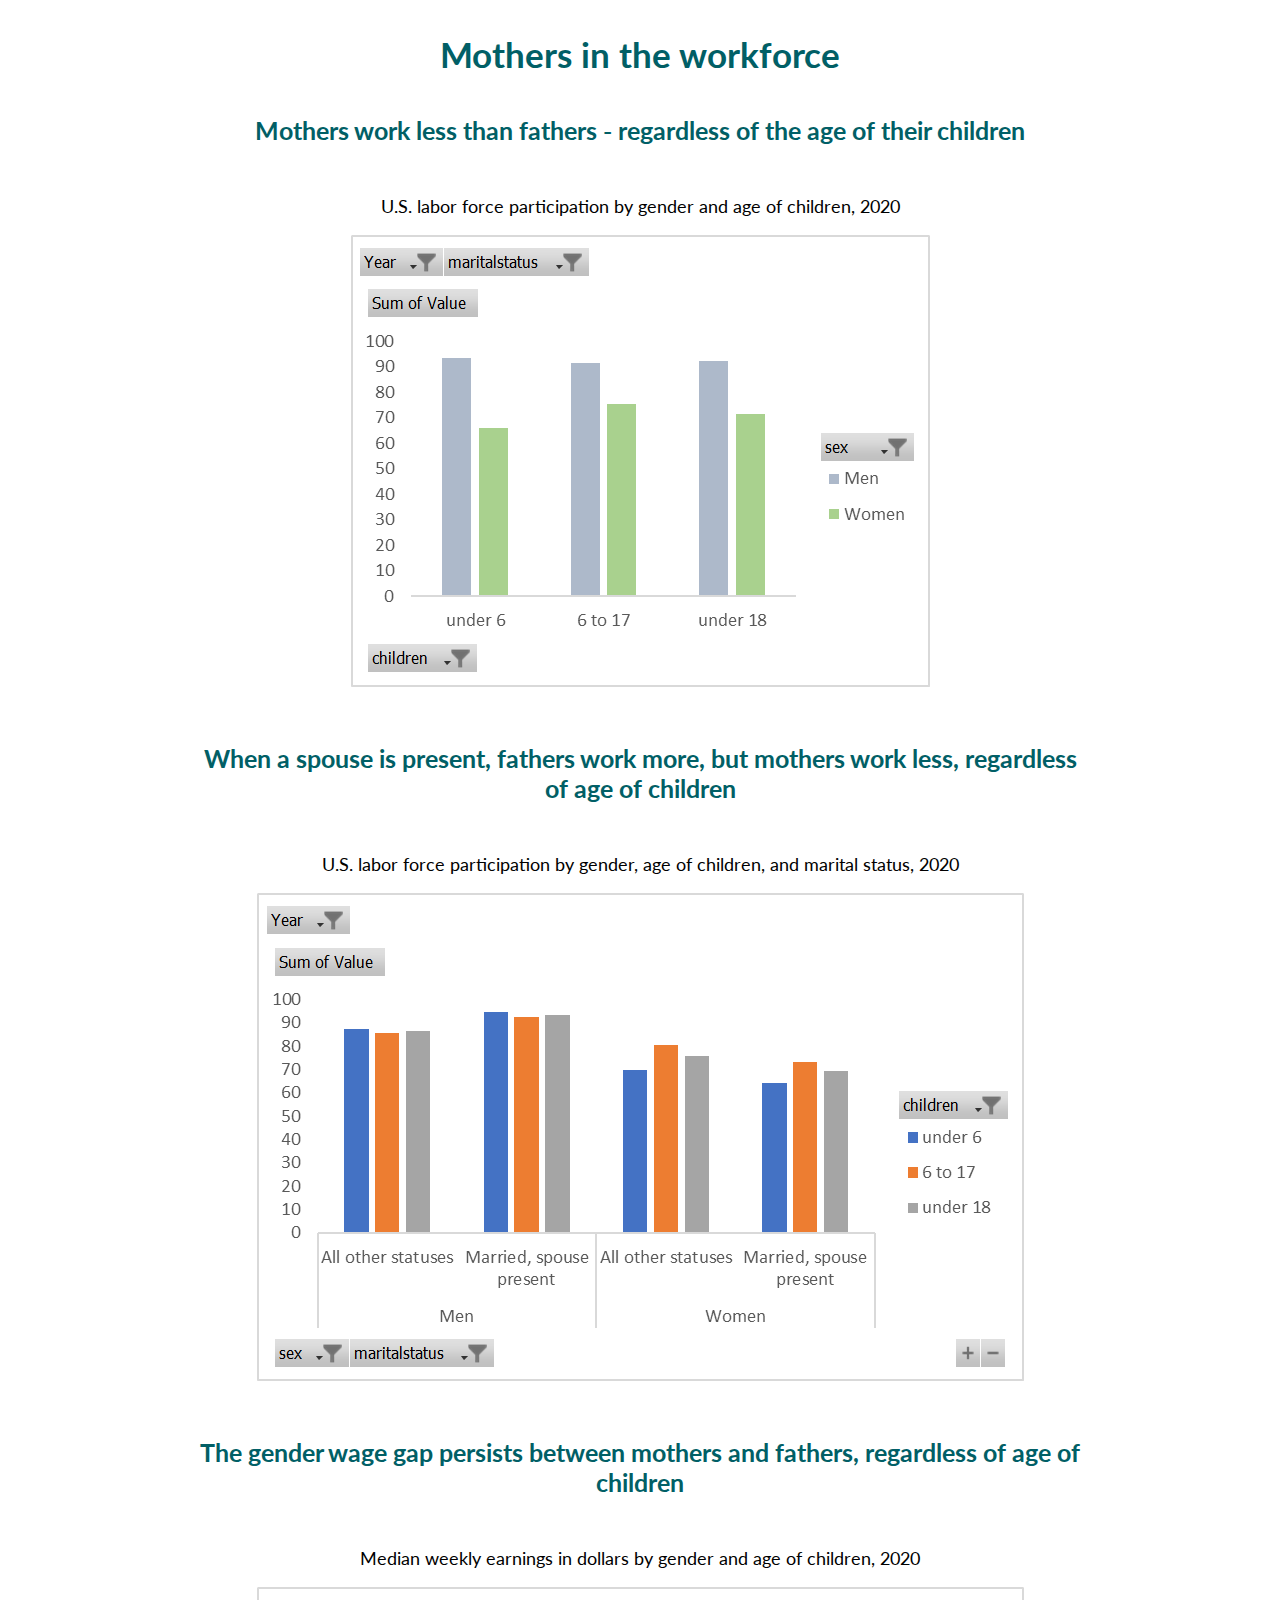
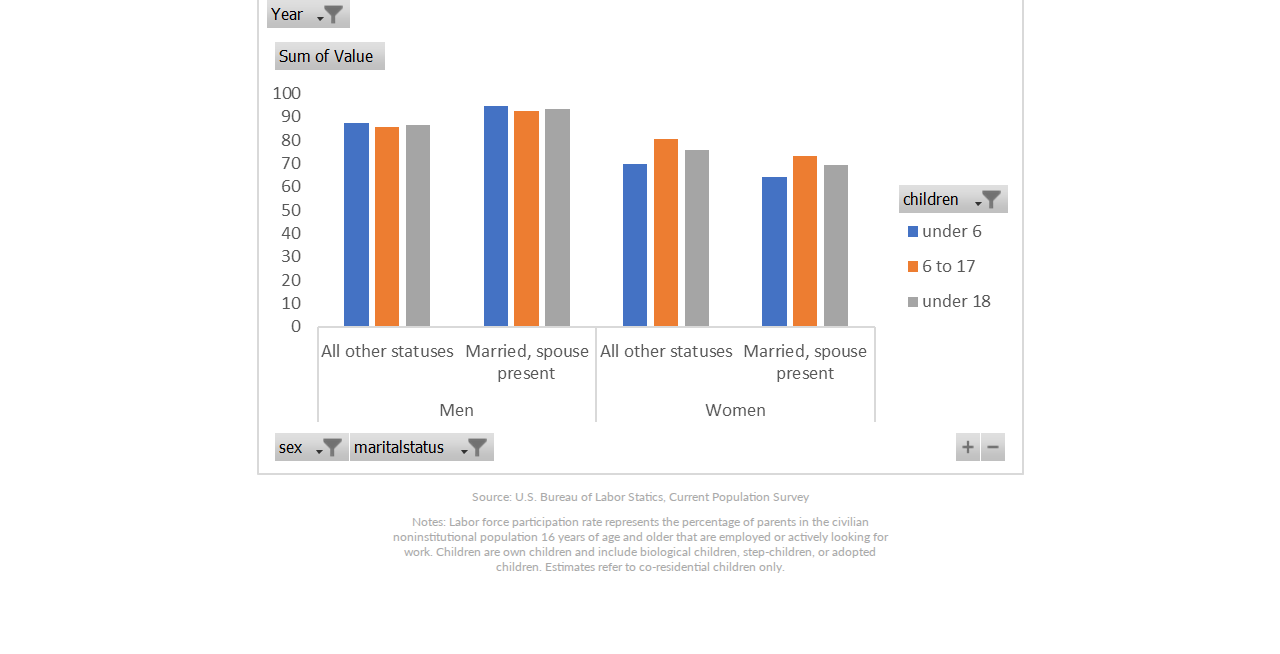
<file: working_mothers.html>
<!DOCTYPE html>
<html>

<head>
	<meta charset="utf-8">
	<link href="styles/style.css" rel="stylesheet">
	<link href="https://fonts.googleapis.com/css2?family=Lato:wght@300&display=swap" rel="stylesheet">
	<title>Gender Equity for Policy</title>
</head>

<body>
	<!--header-->
	<h1>Mothers in the workforce</h1>

	<!--first chart-->
	<p class="takeaway">Mothers work less than fathers - regardless of the age of their children</p>
	<p class="chartexplain">U.S. labor force participation by gender and age of children, 2020</p>
	<img src="images/workforce_mothers_1.png" alt="Mothers work less than fathers, regardless of the age of their children.">
	
	<br>
	<br>

	<!--second chart-->
	<p class="takeaway">When a spouse is present, fathers work more, but mothers work less, regardless of age of children</p>
	<p class="chartexplain">U.S. labor force participation by gender, age of children, and marital status, 2020</p>
	<img src="images/workforce_mothers_2.png" alt="When a spouse is present, fathers work more, but mothers work less, regardless of age of children.">

	<br>
	<br>

	<!--third chart-->
	<p class="takeaway">The gender wage gap persists between mothers and fathers, regardless of age of children</p>
	<p class="chartexplain">Median weekly earnings in dollars by gender and age of children, 2020</p>
	<img src="images/workforce_mothers_2.png" alt="The gender wage gap persists between mothers and fathers, regardless of age of children.">

	<!--sources and notes-->
	<p class="source">Source: U.S. Bureau of Labor Statics, Current Population Survey</p>

	<p class="notes">Notes: Labor force participation rate represents the percentage of parents in the civilian noninstitutional population 16 years of age and older that are employed or actively looking for work. Children are own children and include biological children, step-children, or adopted children. Estimates refer to co-residential children only.
	</p>
	
</body>
</html>
</file>
<file: styles/style.css>
/*OVERALL STYLING*/
html {
  font-size: 18px; 
  font-family: 'Lato', sans-serif;
 }

body {
  text-align: center;
}

/* set heading */
h1 {
  font-size: 35px;
  text-align: center;
  color: #015f66;
  padding: 10px 0px 10px 0px;
}

h2 {
  font-size: 25px;
  text-align: center;
  color: #015f66
}

h3 {
  font-size: 20px;
  text-align: center;
  color: black;
}

/* FOR EACH CHART */
.takeaway-container {
  padding: 50px 0px 20px 0px;
}

/* set specific styles for chart related texts */
.takeaway{
  font-weight: bold;
  font-size: 25px;
  text-align: center;
  margin: 30px 15% 50px 15%;
  color: #015f66;
  text-transform: lowercase;
}

.takeaway:first-letter{
  text-transform: capitalize;
}

.chart-description-container {
  height: 120px;
  font-size: 18px;
  font-weight: normal;
  position: relative;
  margin: 0px 0px 40px 0px;
}

.chart-description {
  margin: 0px 10px 30px 10px;
  position: absolute;
  top: 50%;
  left: 50%;
  -ms-transform: translate(-50%, -50%);
  transform: translate(-50%, -50%);
  font-size: 16px;
  text-align: center;
  color: #015f66
}

.chart-explain{
  font-style: italic;
  font-size: 14px;
  color: darkslategray;
}

.chart {
  margin-left: auto;
  margin-right: auto;
  display: block;
}

.source{
  color: darkgray;
  font-size: 12px;
  margin: 10px 30% 10px 30%;
}

.notes{
  color: darkgray;
  font-size: 12px;
  margin: 10px 30% 80px 30%
}

/* HOME PAGE HEADER */
.header-section {
  margin: 0px 0px 0px 0px;
  background-color: #cce4e6;
}

/* NAVIGATION BAR */
.topnav {
  padding: 50px 100px 0px 100px;
  overflow: hidden;
}

/* Style the links inside the navigation bar */
.topnav a {
  color: darkslategray;
  text-align: center;
  padding: 10px 10px;
  text-decoration: none;
  font-size: 18px;
}

/* Style links on left / right separately */
.topnav-left a{
  float: left;
}

.topnav-right a{
  float: right;
}

/* Underline on hover */
.topnav a:hover {
  text-decoration: underline;
  font-weight: bold;
  color: black;
}

/* Add underline to the active/current link */
.topnav a.active {
  text-decoration: underline;
  font-weight: bold;
  color: black;
}

/* HEADER TEXT */
.header-text {
  padding: 50px 0px 30px 0px;
}

.header-text1 {
  padding: 0px 0px 40px 0px;
  font-weight: bold;
}

.header-text2 {
  font-weight: normal;
  padding: 0px 0px 0px 0px;
}

.header-text3 {
  font-style: italic;
  padding: 40px 0px 40px 0px;
}

/* animate header text */
.header-text1 span{
  color: #c70039; 
  overflow: visible;
}

.header-text1  span::before {
  content: "more women are employed";
  animation: animate infinite 5s;
}

@keyframes animate {
  0% {
    content: "more women are employed" ;
  }

  33% {
    content: "more women are educated" ;
  }

  66% {
    content: "more men support gender equality" ;
  }
}

/* HOME PAGE TOPICS SECTION */

.topics-section {
  padding: 0px 5% 0px 5%;
}

#topics-headline {
  padding: 50px;
  text-align: center;
}

/* Create three equal columns that floats next to each other */
.topics-column {
  float: left;
  width: 29.33%;
  text-align: center;
  margin: 0px 2% 10% 2%;
}

/* Clear floats after the columns */
.topics-section:after {
  content: "";
  display: table;
  clear: both;
}


.topics-column a{
  color: #015f66;
  font-size: 25px;
}

/* Underline on hover */
.topics-column a:hover {
  text-decoration: underline;
  font-weight: bold;
}

/* Responsive layout - when the screen is less than 600px wide, make the three columns stack on top of each other instead of next to each other */
@media screen and (max-width: 600px) {
  .topics-column {
    width: 100%;
  }
}

/* HOME PAGE HOW TO USE WEBSITE SECTION */
/* Create 2 equal columns that floats next to each other */
.how-column {
  float: left;
  width: 40%;
  padding: 10px;
}

/* Clear floats after the columns */
.how-section:after {
  content: "";
  display: table;
  clear: both;
}

/*style */
.how-column h3 {
  text-align: right;
  padding: 0px 50px 0px 0px;
}

.how-column h4 {
  text-align: right;
  font-weight: normal;
  padding: 0px 50px 0px 0px;
}

#headshot {
  display: block;
  width: 30%;
  float: right;
  padding: 0px 50px;
}

.how-column p {
  text-align: left;
  padding: 5px 0px 0px 0px;
}

/* Responsive layout - when the screen is less than 600px wide, make the three columns stack on top of each other instead of next to each other */
@media screen and (max-width: 600px) {
  .how-column {
    width: 100%;
  }
}

/* HOME PAGE WHAT IS THIS PROJECT SECTION */
/* Create 2 equal columns that floats next to each other */
.project-column {
  float: left;
  width: 40%;
  padding: 10px;
  height: 300px; /* Should be removed. Only for demonstration */
}

/* Clear floats after the columns */
.project-section:after {
  content: "";
  display: table;
  clear: both;
}

/*style */
.project-column h3 {
  text-align: right;
  padding: 0px 50px 0px 0px;
}

.project-column p {
  text-align: left;
  padding: 5px 20px 0px 0px;
}

/* Responsive layout - when the screen is less than 600px wide, make the three columns stack on top of each other instead of next to each other */
@media screen and (max-width: 600px) {
  .project-column {
    width: 100%;
  }
}

/* SUBPAGE HEADERS */
/* using same style as page for the most part */

.header-description {
  height: 150px;
  font-size: 18px;
  font-weight: normal;
  position: relative;
  margin: 10px 0px 40px 0px;
}

.header-description-text {
  margin: 10px 10px 30px 10px;
  position: absolute;
  top: 50%;
  left: 50%;
  -ms-transform: translate(-50%, -50%);
  transform: translate(-50%, -50%);
  background-color: #e6f3f5;
}

.header-description-text p {
  text-align: center;
  color: #015f66;
  padding: 5px 20px;
}
</file>
